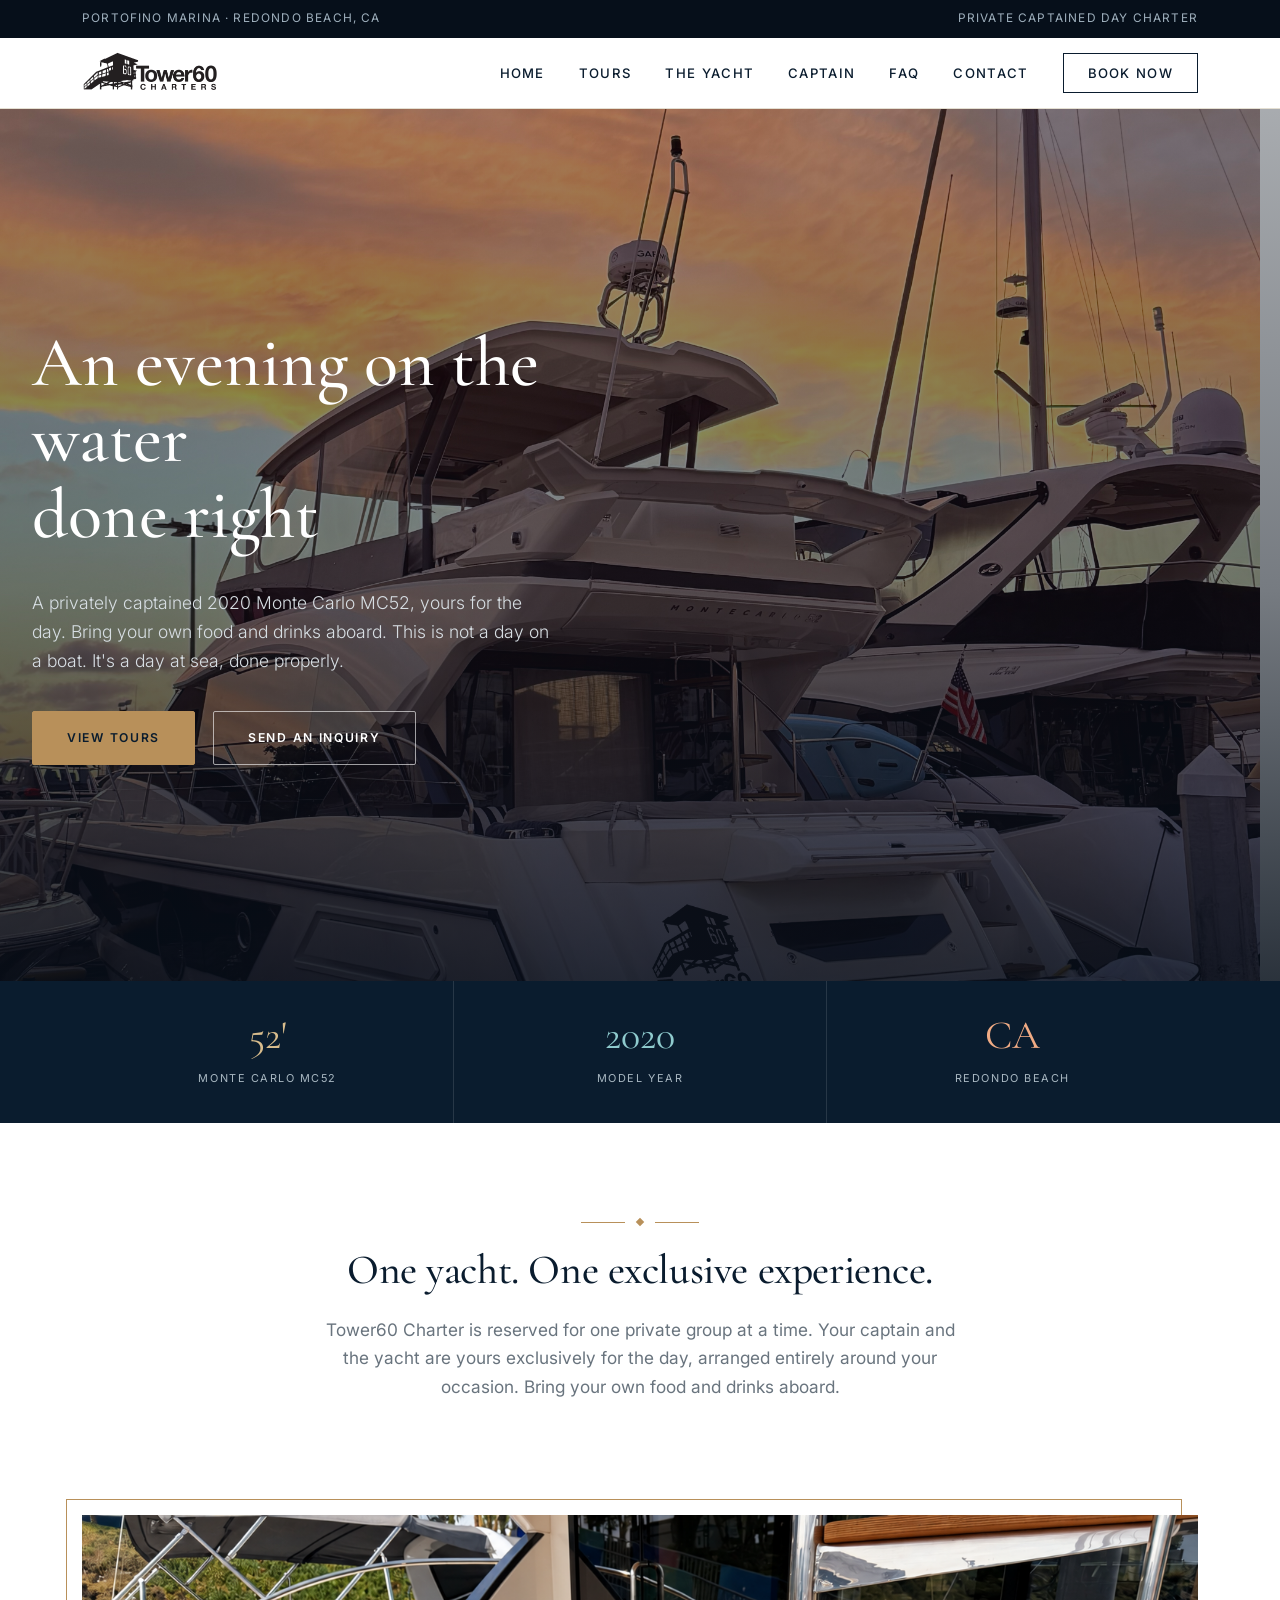
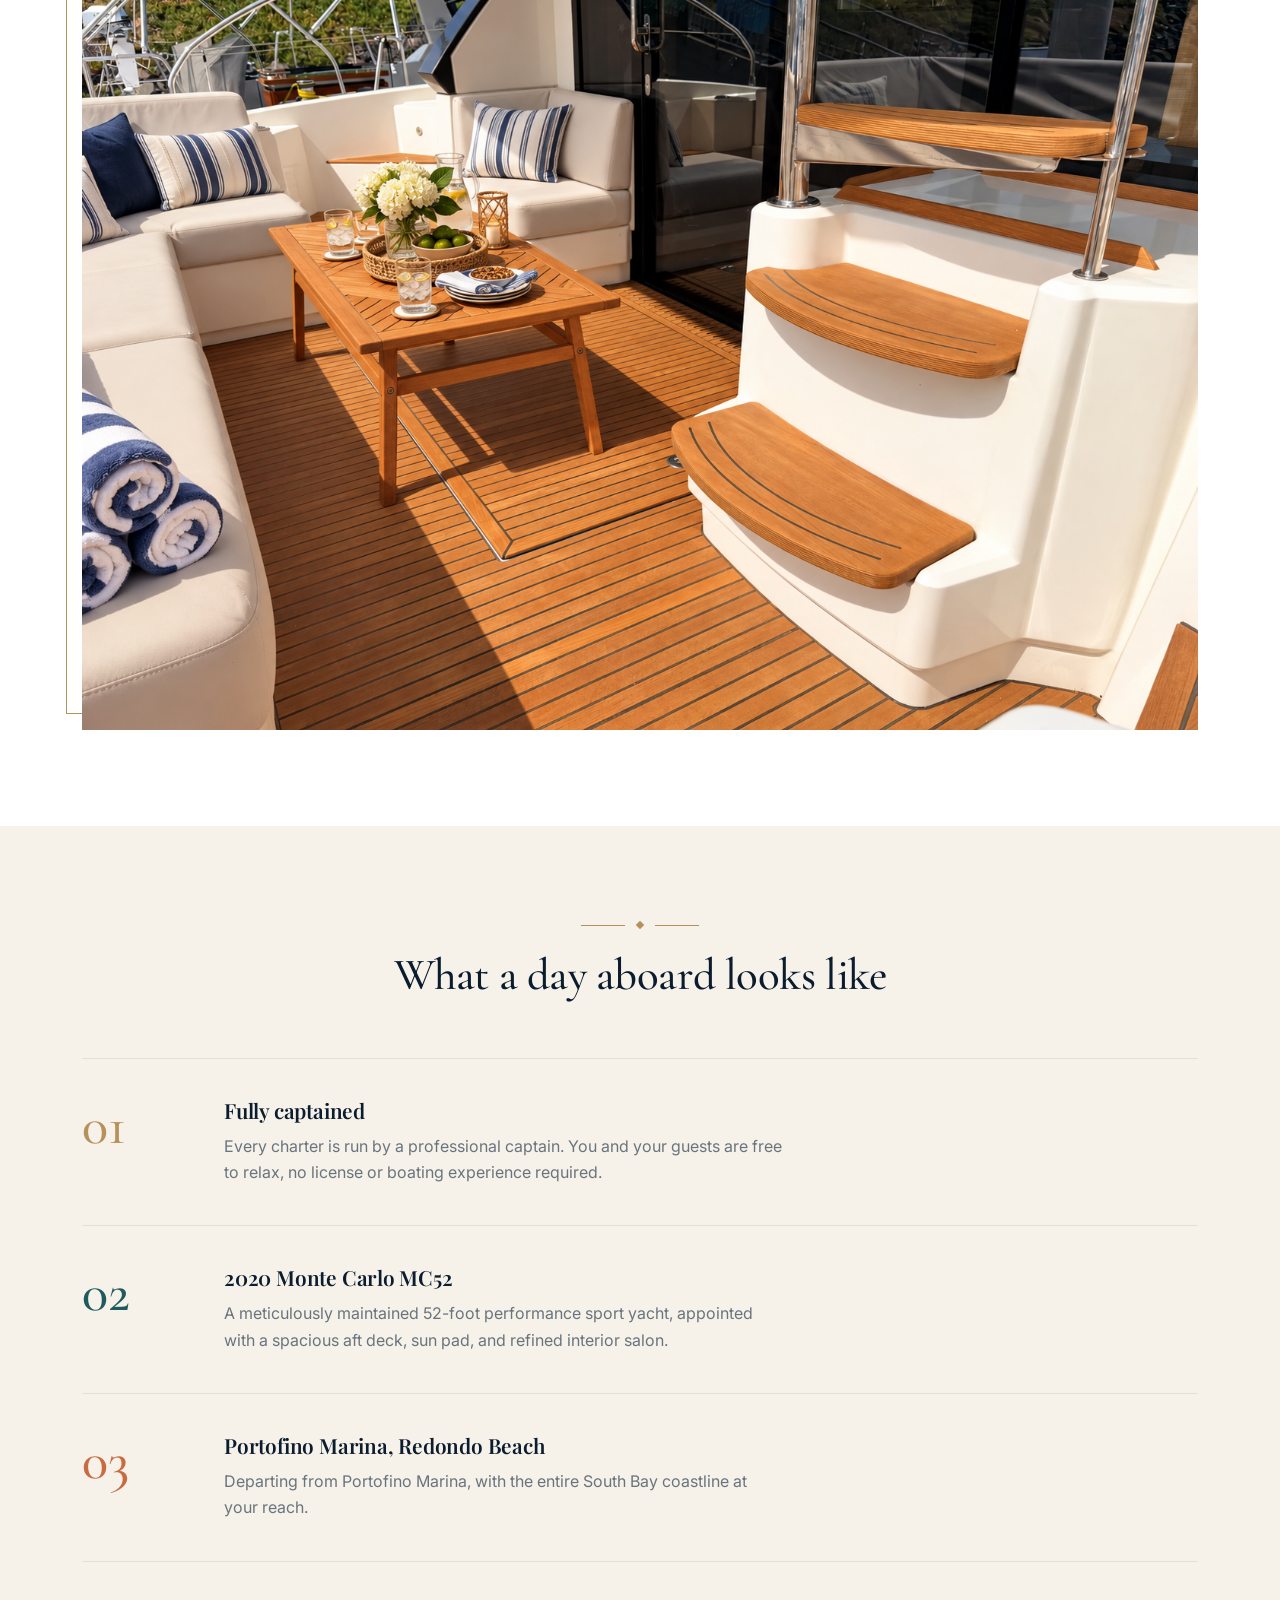
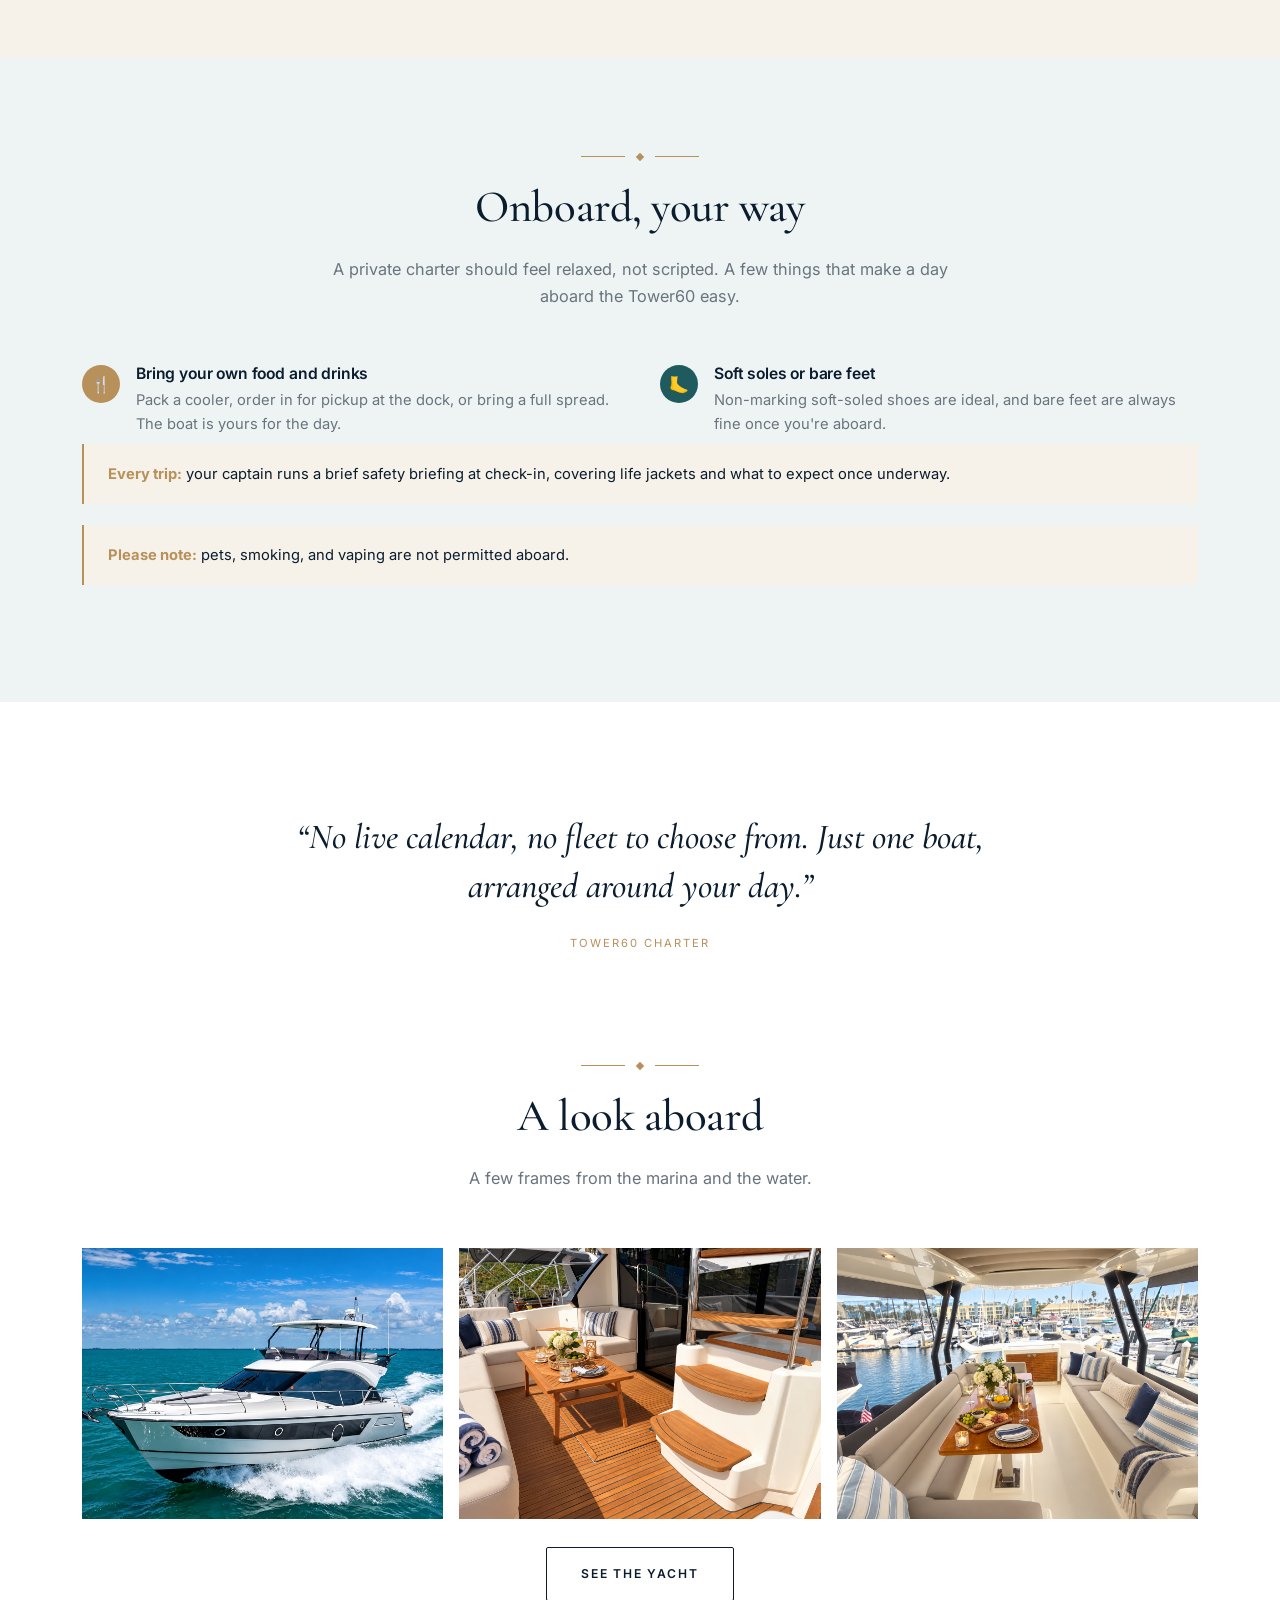
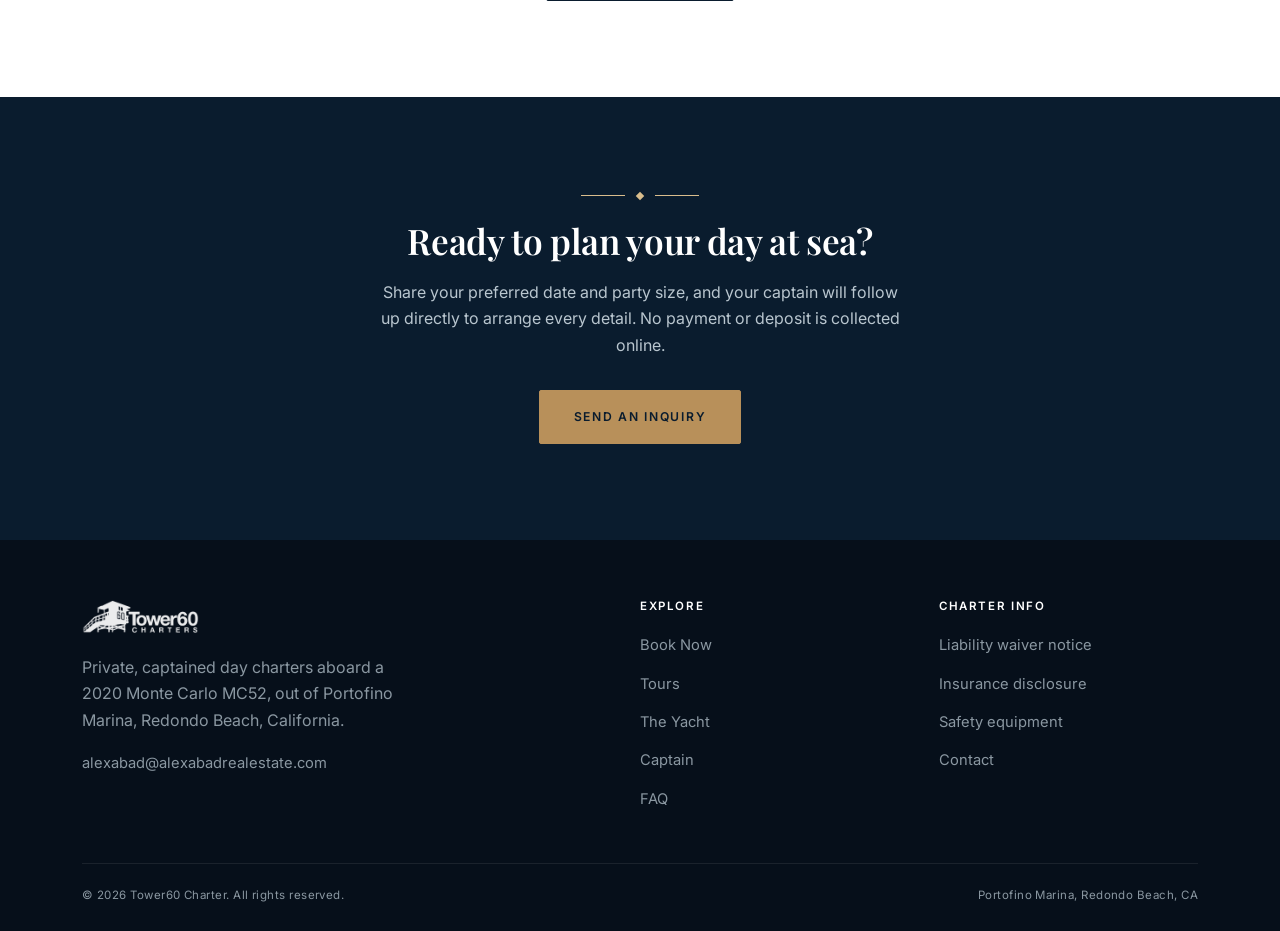
<file: index.html>
<!DOCTYPE html>
<html lang="en">
<head>
<meta charset="UTF-8">
<meta name="viewport" content="width=device-width, initial-scale=1.0">
<title>Tower60 Charter | Private Yacht Day Charter, Portofino Marina</title>
<meta name="description" content="Private, captained day charters aboard a 2020 52-foot Monte Carlo MC52, departing from Portofino Marina, Redondo Beach, California.">
<link rel="preconnect" href="https://fonts.googleapis.com">
<link href="https://fonts.googleapis.com/css2?family=Cormorant+Garamond:ital,wght@0,500;0,600;1,500&family=Playfair+Display:wght@600;700&family=Inter:wght@300;400;500;600;700&display=swap" rel="stylesheet">
<link rel="stylesheet" href="css/styles.css">
</head>
<body>

<div class="utility-bar">
  <div class="container">
    <span>Portofino Marina &middot; Redondo Beach, CA</span>
    <span class="util-right">Private Captained Day Charter</span>
  </div>
</div>

<header class="site-header">
  <div class="nav-wrap">
    <a class="brand" href="index.html">
      <img src="images/logo.png" alt="Tower60 Charter logo">
    </a>
    <button class="nav-toggle" aria-label="Toggle menu" aria-expanded="false">&#9776;</button>
    <ul class="nav-links">
      <li><a href="index.html">Home</a></li>
      <li><a href="tours.html">Tours</a></li>
      <li><a href="about.html">The Yacht</a></li>
      <li><a href="captain.html">Captain</a></li>
      <li><a href="faq.html">FAQ</a></li>
      <li><a href="contact.html">Contact</a></li>
      <li><a href="booking.html" class="nav-cta">Book Now</a></li>
    </ul>
  </div>
</header>

<section class="hero">
  <img class="hero-bg" src="images/hero-sunset.jpg" alt="The Tower60 at Portofino Marina at sunset">
  <div class="hero-content">
    <h1>An evening on the water<br>done right</h1>
    <p>A privately captained 2020 Monte Carlo MC52, yours for the day. Bring your own food and drinks aboard. This is not a day on a boat. It's a day at sea, done properly.</p>
    <div class="btn-row" style="margin-top:36px;">
      <a href="tours.html" class="btn btn-primary">View Tours</a>
      <a href="contact.html" class="btn btn-outline">Send an Inquiry</a>
    </div>
  </div>
</section>

<div class="stats-strip">
  <div class="container">
    <div class="stats-row">
      <div class="stat"><span class="num">52'</span><span class="label">Monte Carlo MC52</span></div>
      <div class="stat"><span class="num">2020</span><span class="label">Model Year</span></div>
      <div class="stat"><span class="num">CA</span><span class="label">Redondo Beach</span></div>
    </div>
  </div>
</div>

<section>
  <div class="container reveal" style="max-width:720px;text-align:center;">
    <div class="ornament"><span></span><i></i><span></span></div>
    <h2 class="display" style="font-size:2.6rem;">One yacht. One exclusive experience.</h2>
    <p style="color:var(--muted);font-size:1.08rem;">Tower60 Charter is reserved for one private group at a time. Your captain and the yacht are yours exclusively for the day, arranged entirely around your occasion. Bring your own food and drinks aboard.</p>
  </div>
</section>

<section style="padding-top:0;">
  <div class="container">
    <div class="media-frame reveal">
      <img src="images/salon-interior.png" alt="Aboard the Tower60 at Portofino Marina">
    </div>
  </div>
</section>

<section class="section-alt">
  <div class="container">
    <div class="section-head reveal">
      <div class="ornament"><span></span><i></i><span></span></div>
      <h2>What a day aboard looks like</h2>
    </div>
    <div class="feature-rows reveal">
      <div class="feature-row">
        <span class="feature-num">01</span>
        <div>
          <h3>Fully captained</h3>
          <p>Every charter is run by a professional captain. You and your guests are free to relax, no license or boating experience required.</p>
        </div>
      </div>
      <div class="feature-row">
        <span class="feature-num">02</span>
        <div>
          <h3>2020 Monte Carlo MC52</h3>
          <p>A meticulously maintained 52-foot performance sport yacht, appointed with a spacious aft deck, sun pad, and refined interior salon.</p>
        </div>
      </div>
      <div class="feature-row">
        <span class="feature-num">03</span>
        <div>
          <h3>Portofino Marina, Redondo Beach</h3>
          <p>Departing from Portofino Marina, with the entire South Bay coastline at your reach.</p>
        </div>
      </div>
    </div>
  </div>
</section>

<section class="section-tint">
  <div class="container">
    <div class="section-head reveal">
      <div class="ornament"><span></span><i></i><span></span></div>
      <h2>Onboard, your way</h2>
      <p>A private charter should feel relaxed, not scripted. A few things that make a day aboard the Tower60 easy.</p>
    </div>
    <div class="check-grid reveal">
      <div class="check-item">
        <span class="check-icon">&#127860;</span>
        <div>
          <h4>Bring your own food and drinks</h4>
          <p>Pack a cooler, order in for pickup at the dock, or bring a full spread. The boat is yours for the day.</p>
        </div>
      </div>
      <div class="check-item">
        <span class="check-icon">&#129462;</span>
        <div>
          <h4>Soft soles or bare feet</h4>
          <p>Non-marking soft-soled shoes are ideal, and bare feet are always fine once you're aboard.</p>
        </div>
      </div>
    </div>
    <div class="notice reveal" style="margin-top:8px;">
      <strong>Every trip:</strong> your captain runs a brief safety briefing at check-in, covering life jackets and what to expect once underway.
    </div>
    <div class="notice reveal" style="margin-top:8px;">
      <strong>Please note:</strong> pets, smoking, and vaping are not permitted aboard.
    </div>
  </div>
</section>

<section class="statement">
  <div class="container reveal">
    <blockquote>&ldquo;No live calendar, no fleet to choose from. Just one boat, arranged around your day.&rdquo;</blockquote>
    <cite>Tower60 Charter</cite>
  </div>
</section>

<section style="padding-top:0;">
  <div class="container">
    <div class="section-head reveal">
      <div class="ornament"><span></span><i></i><span></span></div>
      <h2>A look aboard</h2>
      <p>A few frames from the marina and the water.</p>
    </div>
    <div class="photo-row reveal">
      <div><img src="images/yacht-running.png" alt="The Tower60 underway on open water"></div>
      <div><img src="images/salon-interior.png" alt="Aft deck seating aboard the Tower60 with marina view"></div>
      <div><img src="images/aft-deck-lounge.png" alt="Deck and stair detail aboard the Tower60"></div>
    </div>
    <div style="text-align:center;margin-top:28px;">
      <a href="about.html" class="btn btn-outline-navy">See The Yacht</a>
    </div>
  </div>
</section>

<section class="section-navy">
  <div class="container reveal" style="text-align:center;">
    <div class="ornament"><span style="background:var(--gold-light);"></span><i style="background:var(--gold-light);"></i><span style="background:var(--gold-light);"></span></div>
    <h2>Ready to plan your day at sea?</h2>
    <p style="max-width:520px;margin:0 auto 32px;color:#b9c6cf;">Share your preferred date and party size, and your captain will follow up directly to arrange every detail. No payment or deposit is collected online.</p>
    <a href="contact.html" class="btn btn-primary">Send an Inquiry</a>
  </div>
</section>

<footer class="site-footer">
  <div class="container">
    <div class="footer-grid">
      <div>
        <div class="footer-brand">
          <img src="images/logo.png" alt="Tower60 Charter logo">
        </div>
        <p style="max-width:320px;">Private, captained day charters aboard a 2020 Monte Carlo MC52, out of Portofino Marina, Redondo Beach, California.</p>
        <p style="margin-top:14px;"><a href="mailto:alexabad@alexabadrealestate.com">alexabad@alexabadrealestate.com</a></p>
      </div>
      <div>
        <h4>Explore</h4>
        <ul>
          <li><a href="booking.html">Book Now</a></li>
          <li><a href="tours.html">Tours</a></li>
          <li><a href="about.html">The Yacht</a></li>
          <li><a href="captain.html">Captain</a></li>
          <li><a href="faq.html">FAQ</a></li>
        </ul>
      </div>
      <div>
        <h4>Charter Info</h4>
        <ul>
          <li><a href="faq.html#waiver">Liability waiver notice</a></li>
          <li><a href="faq.html#insurance">Insurance disclosure</a></li>
          <li><a href="faq.html#safety">Safety equipment</a></li>
          <li><a href="contact.html">Contact</a></li>
        </ul>
      </div>
    </div>
    <div class="footer-bottom">
      <span>&copy; 2026 Tower60 Charter. All rights reserved.</span>
      <span>Portofino Marina, Redondo Beach, CA</span>
    </div>
  </div>
</footer>

<script src="js/main.js"></script>
</body>
</html>
</file>
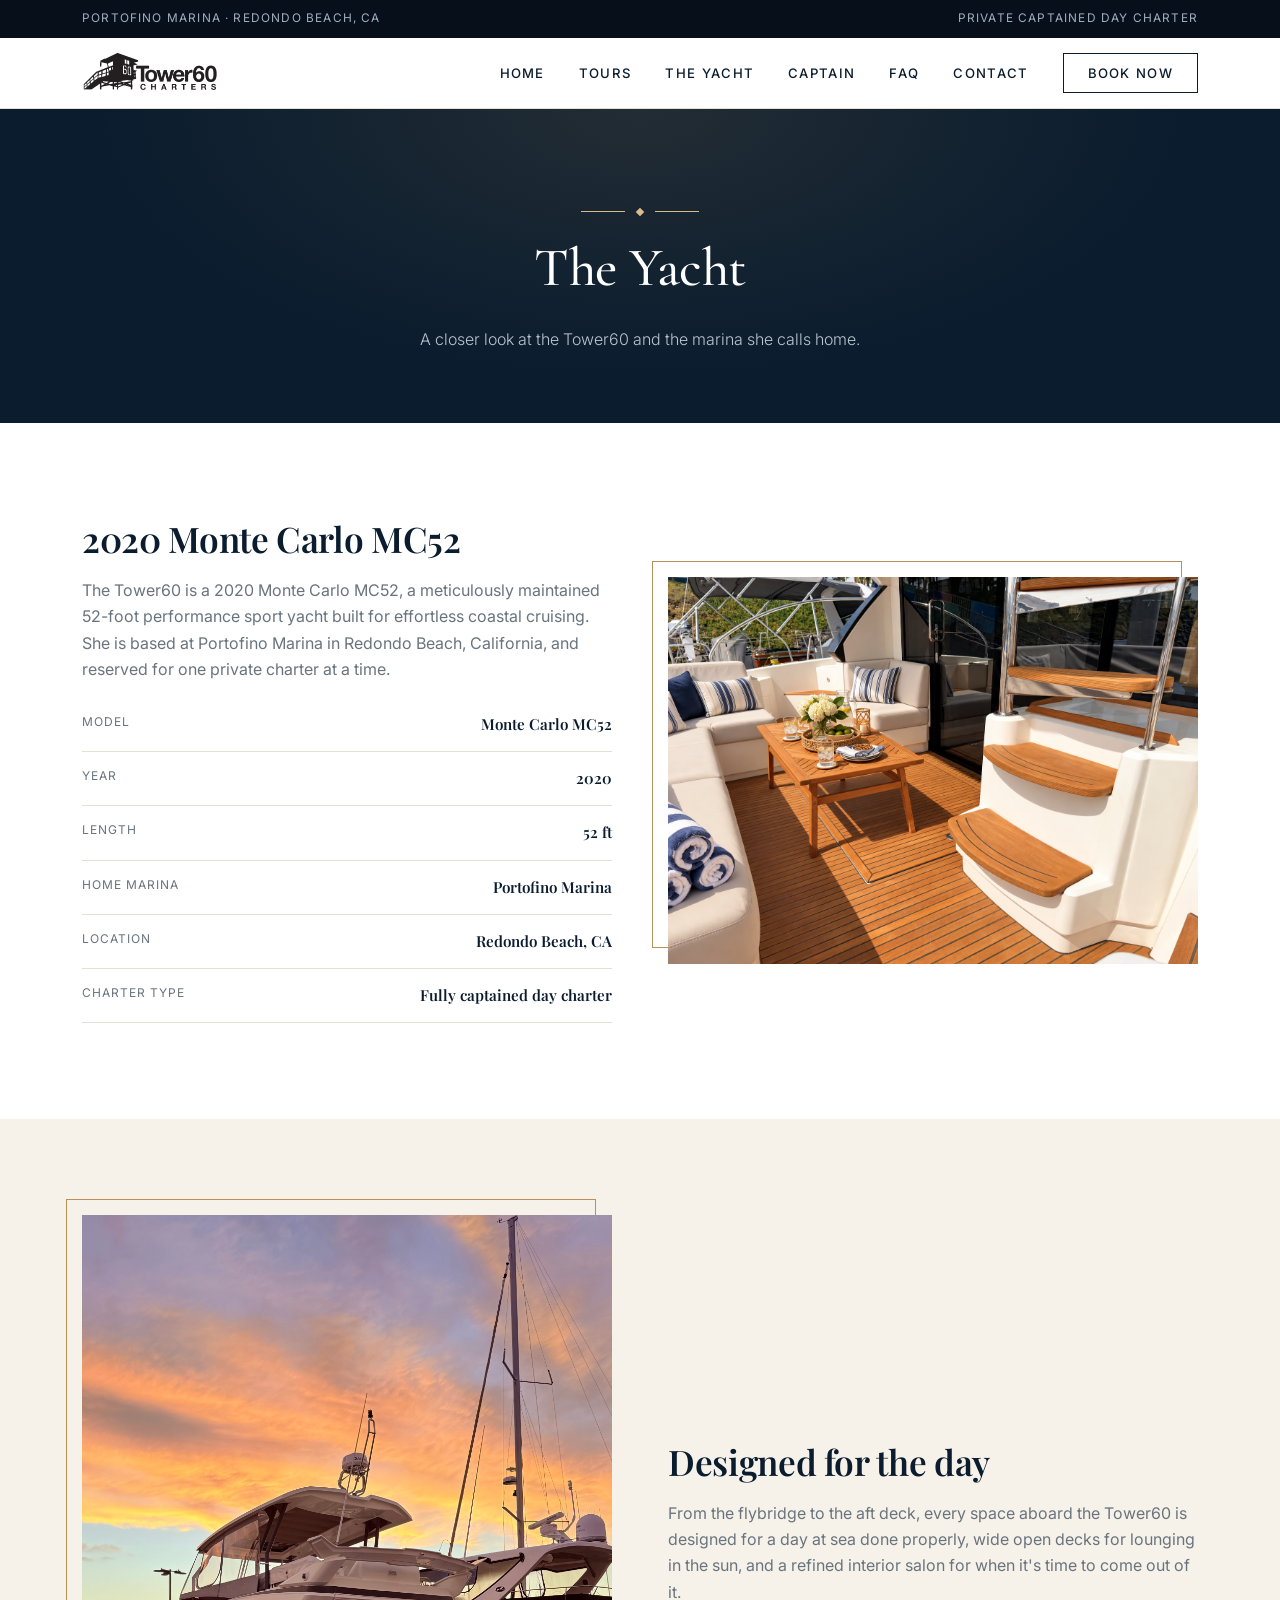
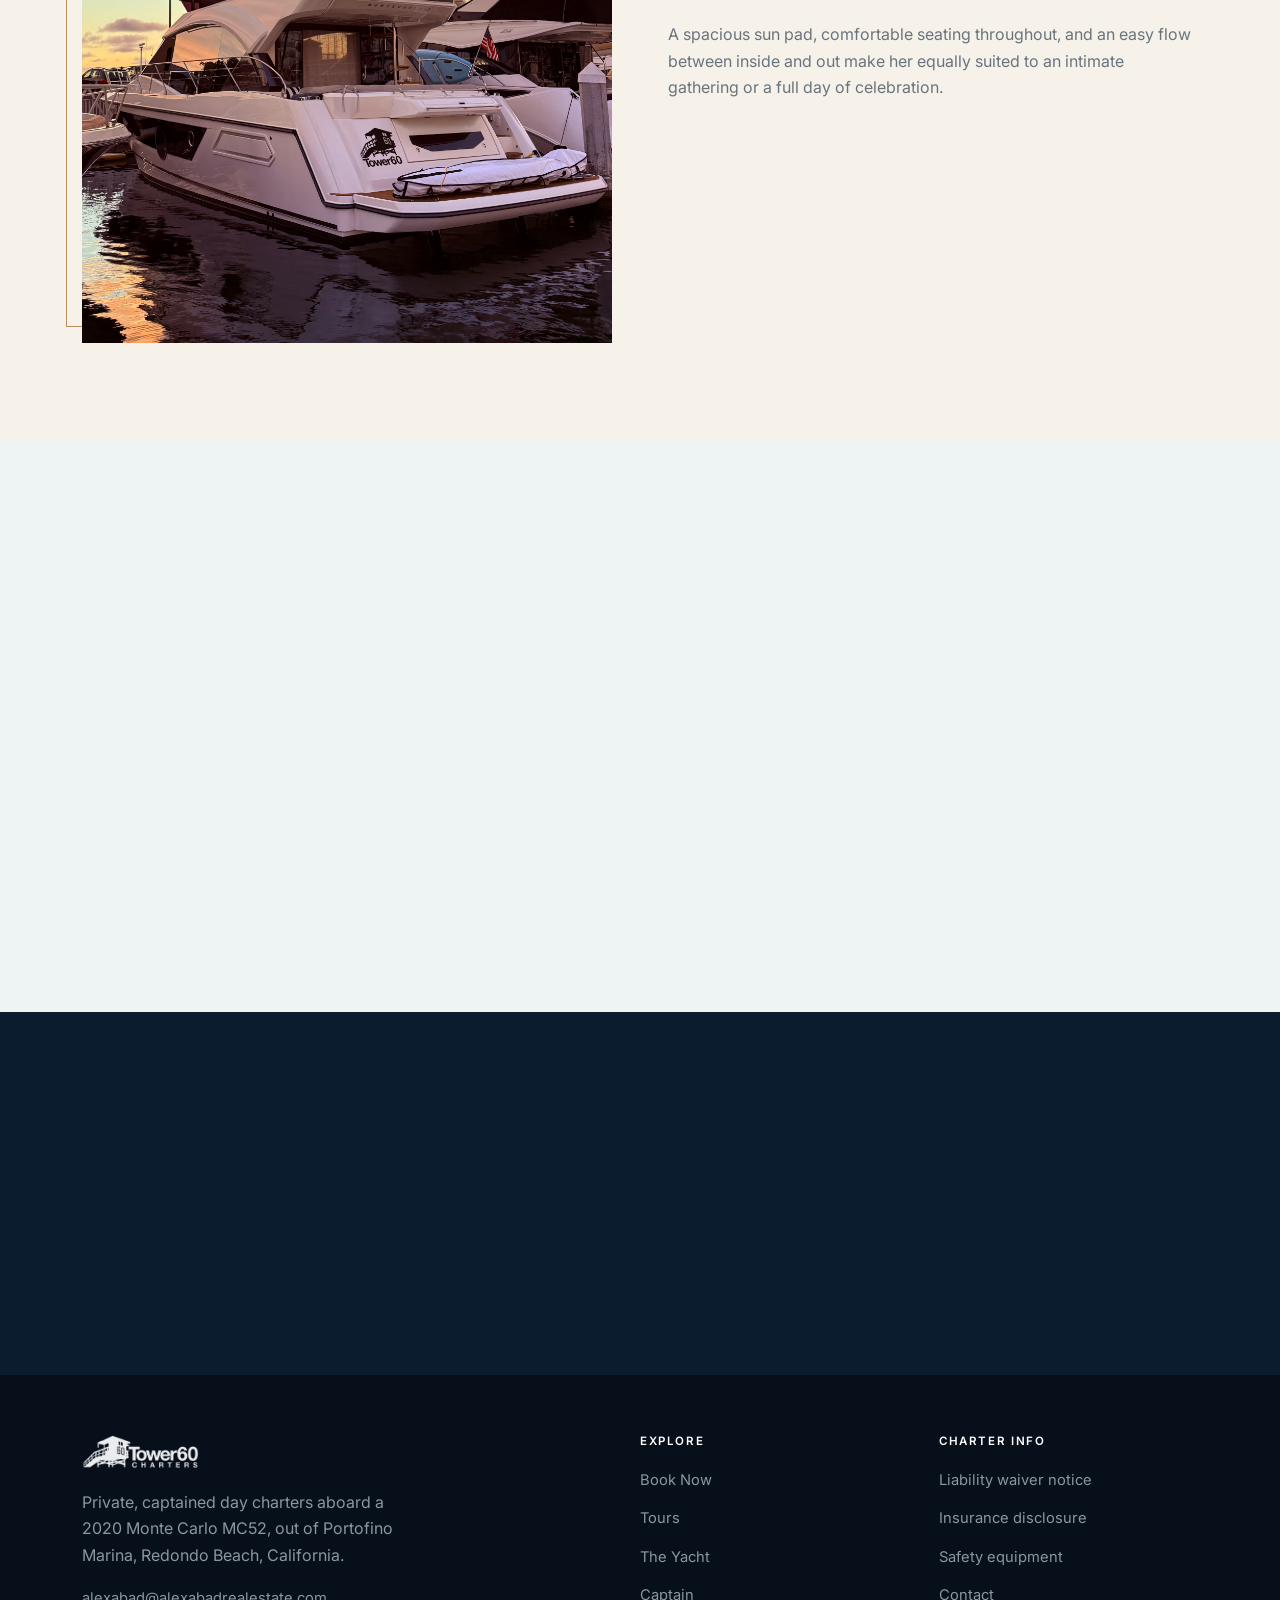
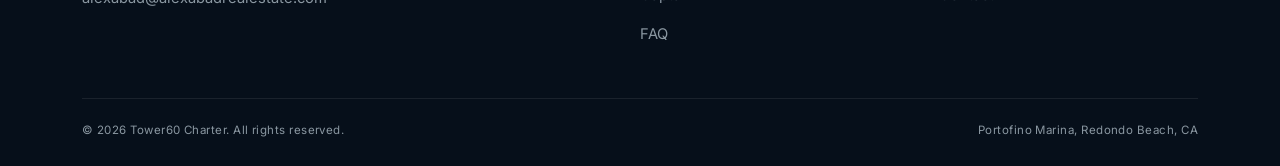
<file: about.html>
<!DOCTYPE html>
<html lang="en">
<head>
<meta charset="UTF-8">
<meta name="viewport" content="width=device-width, initial-scale=1.0">
<title>The Yacht | Tower60 Charter</title>
<meta name="description" content="The Tower60, a 2020 Monte Carlo MC52 reserved for one exclusive charter at a time, based at Portofino Marina, Redondo Beach, California.">
<link rel="preconnect" href="https://fonts.googleapis.com">
<link href="https://fonts.googleapis.com/css2?family=Cormorant+Garamond:ital,wght@0,500;0,600;1,500&family=Playfair+Display:wght@600;700&family=Inter:wght@300;400;500;600;700&display=swap" rel="stylesheet">
<link rel="stylesheet" href="css/styles.css">
</head>
<body>

<div class="utility-bar">
  <div class="container">
    <span>Portofino Marina &middot; Redondo Beach, CA</span>
    <span class="util-right">Private Captained Day Charter</span>
  </div>
</div>

<header class="site-header">
  <div class="nav-wrap">
    <a class="brand" href="index.html">
      <img src="images/logo.png" alt="Tower60 Charter logo">
    </a>
    <button class="nav-toggle" aria-label="Toggle menu" aria-expanded="false">&#9776;</button>
    <ul class="nav-links">
      <li><a href="index.html">Home</a></li>
      <li><a href="tours.html">Tours</a></li>
      <li><a href="about.html">The Yacht</a></li>
      <li><a href="captain.html">Captain</a></li>
      <li><a href="faq.html">FAQ</a></li>
      <li><a href="contact.html">Contact</a></li>
      <li><a href="booking.html" class="nav-cta">Book Now</a></li>
    </ul>
  </div>
</header>

<section class="page-banner">
  <div class="ornament"><span style="background:var(--gold-light);"></span><i style="background:var(--gold-light);"></i><span style="background:var(--gold-light);"></span></div>
  <h1>The Yacht</h1>
  <p>A closer look at the Tower60 and the marina she calls home.</p>
</section>

<section>
  <div class="container grid-2">
    <div class="reveal">
      <h2>2020 Monte Carlo MC52</h2>
      <p style="color:var(--muted);">The Tower60 is a 2020 Monte Carlo MC52, a meticulously maintained 52-foot performance sport yacht built for effortless coastal cruising. She is based at Portofino Marina in Redondo Beach, California, and reserved for one private charter at a time.</p>
      <ul class="specs-list">
        <li><span>Model</span><span>Monte Carlo MC52</span></li>
        <li><span>Year</span><span>2020</span></li>
        <li><span>Length</span><span>52 ft</span></li>
        <li><span>Home marina</span><span>Portofino Marina</span></li>
        <li><span>Location</span><span>Redondo Beach, CA</span></li>
        <li><span>Charter type</span><span>Fully captained day charter</span></li>
      </ul>
    </div>
    <div class="media-frame reveal">
      <img src="images/salon-interior.png" alt="Aft deck aboard the Tower60 with marina view">
    </div>
  </div>
</section>

<section class="section-alt">
  <div class="container grid-2">
    <div class="media-frame reveal">
      <img src="images/hero-sunset.jpg" alt="The Tower60 at Portofino Marina">
    </div>
    <div class="reveal">
      <h2>Designed for the day</h2>
      <p style="color:var(--muted);">From the flybridge to the aft deck, every space aboard the Tower60 is designed for a day at sea done properly, wide open decks for lounging in the sun, and a refined interior salon for when it's time to come out of it.</p>
      <p style="color:var(--muted);">A spacious sun pad, comfortable seating throughout, and an easy flow between inside and out make her equally suited to an intimate gathering or a full day of celebration.</p>
    </div>
  </div>
</section>

<section class="section-tint">
  <div class="container">
    <div class="section-head reveal">
      <div class="ornament"><span></span><i></i><span></span></div>
      <h2>Why this yacht</h2>
      <p>Tower60 Charter isn't a fleet or a brokerage. It's one meticulously kept yacht, reserved exclusively for you.</p>
    </div>
    <div class="check-grid reveal">
      <div class="check-item">
        <span class="check-icon">&#9875;</span>
        <div>
          <h4>Exclusively yours</h4>
          <p>No other guests, no shared charter. The yacht and captain are reserved entirely for your group.</p>
        </div>
      </div>
      <div class="check-item">
        <span class="check-icon">&#128273;</span>
        <div>
          <h4>Known condition</h4>
          <p>A single, meticulously maintained 2020 MC52, not a mixed fleet of varying age and upkeep.</p>
        </div>
      </div>
      <div class="check-item">
        <span class="check-icon">&#128198;</span>
        <div>
          <h4>Real availability</h4>
          <p>No overbooked calendar. If a date is offered, the yacht and captain are actually free.</p>
        </div>
      </div>
      <div class="check-item">
        <span class="check-icon">&#127760;</span>
        <div>
          <h4>Local knowledge</h4>
          <p>Years of experience on this stretch of coast mean better calls on timing, anchorages, and weather.</p>
        </div>
      </div>
    </div>
  </div>
</section>

<section class="section-navy">
  <div class="container reveal" style="text-align:center;">
    <h2>Want to see her in person?</h2>
    <p style="max-width:520px;margin:0 auto 32px;color:#b9c6cf;">Send an inquiry and we will find a day that works.</p>
    <a href="contact.html" class="btn btn-primary">Send an Inquiry</a>
  </div>
</section>

<footer class="site-footer">
  <div class="container">
    <div class="footer-grid">
      <div>
        <div class="footer-brand">
          <img src="images/logo.png" alt="Tower60 Charter logo">
        </div>
        <p style="max-width:320px;">Private, captained day charters aboard a 2020 Monte Carlo MC52, out of Portofino Marina, Redondo Beach, California.</p>
        <p style="margin-top:14px;"><a href="mailto:alexabad@alexabadrealestate.com">alexabad@alexabadrealestate.com</a></p>
      </div>
      <div>
        <h4>Explore</h4>
        <ul>
          <li><a href="booking.html">Book Now</a></li>
          <li><a href="tours.html">Tours</a></li>
          <li><a href="about.html">The Yacht</a></li>
          <li><a href="captain.html">Captain</a></li>
          <li><a href="faq.html">FAQ</a></li>
        </ul>
      </div>
      <div>
        <h4>Charter Info</h4>
        <ul>
          <li><a href="faq.html#waiver">Liability waiver notice</a></li>
          <li><a href="faq.html#insurance">Insurance disclosure</a></li>
          <li><a href="faq.html#safety">Safety equipment</a></li>
          <li><a href="contact.html">Contact</a></li>
        </ul>
      </div>
    </div>
    <div class="footer-bottom">
      <span>&copy; 2026 Tower60 Charter. All rights reserved.</span>
      <span>Portofino Marina, Redondo Beach, CA</span>
    </div>
  </div>
</footer>

<script src="js/main.js"></script>
</body>
</html>
</file>
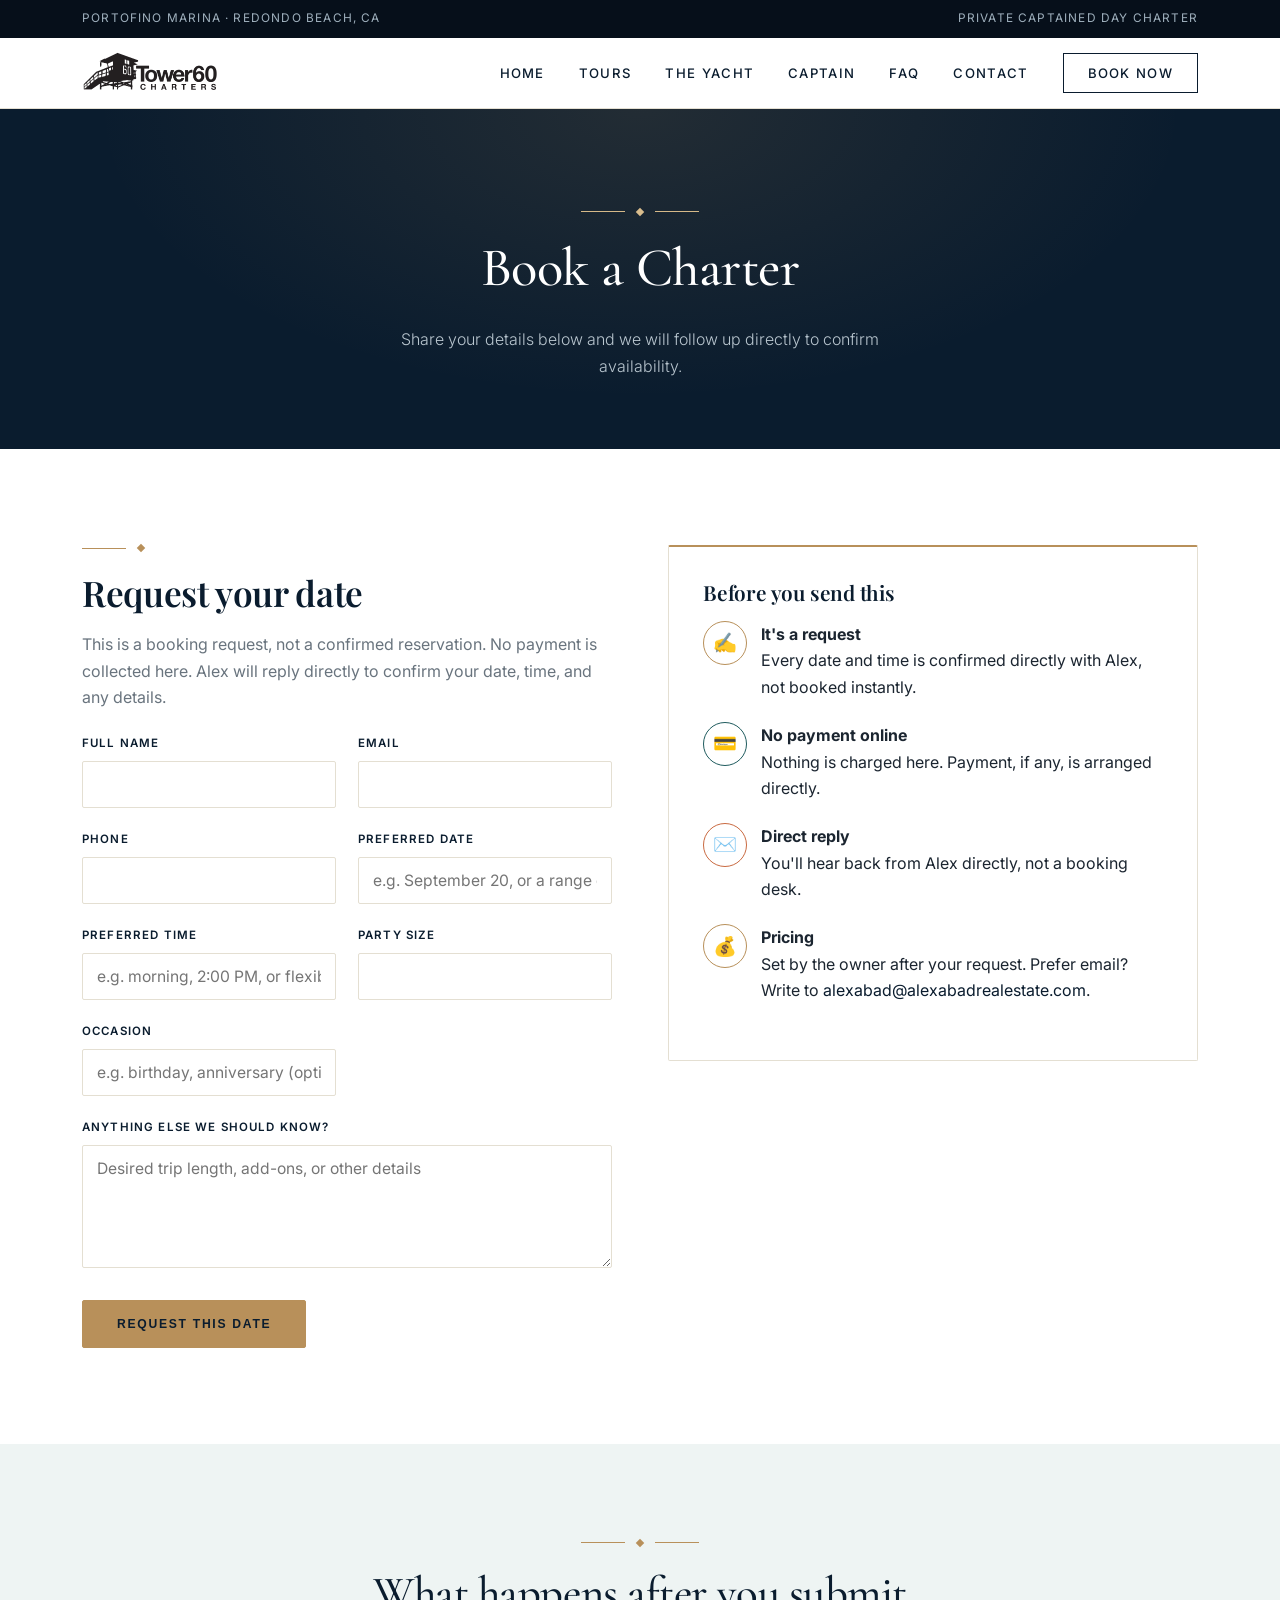
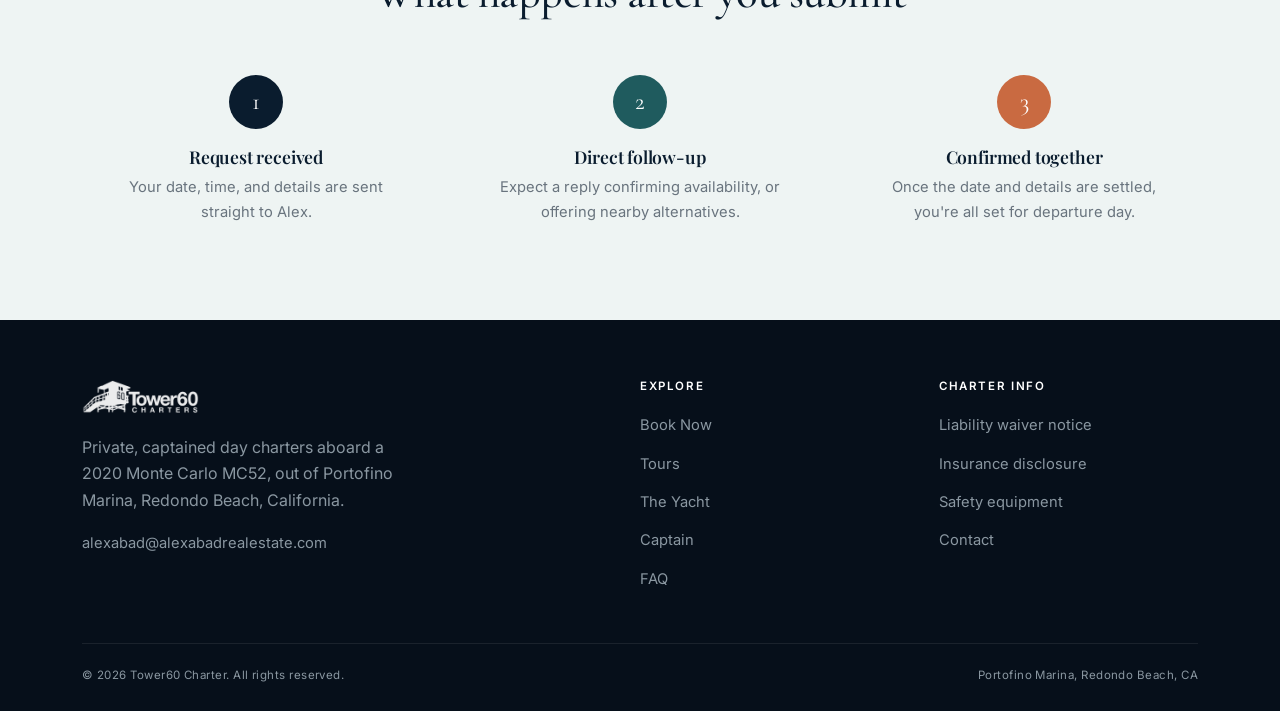
<file: booking.html>
<!DOCTYPE html>
<html lang="en">
<head>
<meta charset="UTF-8">
<meta name="viewport" content="width=device-width, initial-scale=1.0">
<title>Book a Charter | Tower60 Charter</title>
<meta name="description" content="Request a private, captained day charter aboard the Tower60, a 2020 Monte Carlo MC52 out of Portofino Marina, Redondo Beach, California.">
<link rel="preconnect" href="https://fonts.googleapis.com">
<link href="https://fonts.googleapis.com/css2?family=Cormorant+Garamond:ital,wght@0,500;0,600;1,500&family=Playfair+Display:wght@600;700&family=Inter:wght@300;400;500;600;700&display=swap" rel="stylesheet">
<link rel="stylesheet" href="css/styles.css">
</head>
<body>

<div class="utility-bar">
  <div class="container">
    <span>Portofino Marina &middot; Redondo Beach, CA</span>
    <span class="util-right">Private Captained Day Charter</span>
  </div>
</div>

<header class="site-header">
  <div class="nav-wrap">
    <a class="brand" href="index.html">
      <img src="images/logo.png" alt="Tower60 Charter logo">
    </a>
    <button class="nav-toggle" aria-label="Toggle menu" aria-expanded="false">&#9776;</button>
    <ul class="nav-links">
      <li><a href="index.html">Home</a></li>
      <li><a href="tours.html">Tours</a></li>
      <li><a href="about.html">The Yacht</a></li>
      <li><a href="captain.html">Captain</a></li>
      <li><a href="faq.html">FAQ</a></li>
      <li><a href="contact.html">Contact</a></li>
      <li><a href="booking.html" class="nav-cta">Book Now</a></li>
    </ul>
  </div>
</header>

<section class="page-banner">
  <div class="ornament"><span style="background:var(--gold-light);"></span><i style="background:var(--gold-light);"></i><span style="background:var(--gold-light);"></span></div>
  <h1>Book a Charter</h1>
  <p>Share your details below and we will follow up directly to confirm availability.</p>
</section>

<section>
  <div class="container grid-2" style="align-items:start;">
    <div class="reveal">
      <div class="ornament left"><span></span><i></i></div>
      <h2>Request your date</h2>
      <p style="margin-bottom:24px;color:var(--muted);">This is a booking request, not a confirmed reservation. No payment is collected here. Alex will reply directly to confirm your date, time, and any details.</p>

      <div id="form-success" class="form-success">
        <h3 style="margin-bottom:8px;">Thank you</h3>
        <p style="margin:0;">Your email client should have opened with your booking request pre-filled. Please review it and hit send to complete your request.</p>
      </div>

      <form id="inquiry-form">
        <div class="form-grid">
          <div>
            <label for="full-name">Full name</label>
            <input type="text" id="full-name" name="full-name" required>
          </div>
          <div>
            <label for="email">Email</label>
            <input type="email" id="email" name="email" required>
          </div>
          <div>
            <label for="phone">Phone</label>
            <input type="tel" id="phone" name="phone" required>
          </div>
          <div>
            <label for="date">Preferred date</label>
            <input type="text" id="date" name="date" placeholder="e.g. September 20, or a range of dates" required>
          </div>
          <div>
            <label for="time">Preferred time</label>
            <input type="text" id="time" name="time" placeholder="e.g. morning, 2:00 PM, or flexible">
          </div>
          <div>
            <label for="party-size">Party size</label>
            <input type="number" id="party-size" name="party-size" min="1">
          </div>
          <div>
            <label for="occasion">Occasion</label>
            <input type="text" id="occasion" name="occasion" placeholder="e.g. birthday, anniversary (optional)">
          </div>
          <div class="full">
            <label for="message">Anything else we should know?</label>
            <textarea id="message" name="message" rows="5" placeholder="Desired trip length, add-ons, or other details"></textarea>
          </div>
        </div>
        <div style="margin-top:24px;">
          <button type="submit" class="btn btn-primary">Request This Date</button>
        </div>
      </form>
    </div>

    <div class="reveal">
      <div class="card">
        <h3>Before you send this</h3>
        <ul class="contact-info-list" style="margin-top:16px;">
          <li>
            <span class="icon-badge">&#9997;&#65039;</span>
            <span><strong>It's a request</strong><br>Every date and time is confirmed directly with Alex, not booked instantly.</span>
          </li>
          <li>
            <span class="icon-badge">&#128179;</span>
            <span><strong>No payment online</strong><br>Nothing is charged here. Payment, if any, is arranged directly.</span>
          </li>
          <li>
            <span class="icon-badge">&#9993;&#65039;</span>
            <span><strong>Direct reply</strong><br>You'll hear back from Alex directly, not a booking desk.</span>
          </li>
          <li>
            <span class="icon-badge">&#128176;</span>
            <span><strong>Pricing</strong><br>Set by the owner after your request. Prefer email? Write to <a href="mailto:alexabad@alexabadrealestate.com">alexabad@alexabadrealestate.com</a>.</span>
          </li>
        </ul>
      </div>
    </div>
  </div>
</section>

<section class="section-tint">
  <div class="container">
    <div class="section-head reveal">
      <div class="ornament"><span></span><i></i><span></span></div>
      <h2>What happens after you submit</h2>
    </div>
    <div class="steps-row reveal">
      <div class="step">
        <div class="step-num">1</div>
        <h3>Request received</h3>
        <p>Your date, time, and details are sent straight to Alex.</p>
      </div>
      <div class="step">
        <div class="step-num">2</div>
        <h3>Direct follow-up</h3>
        <p>Expect a reply confirming availability, or offering nearby alternatives.</p>
      </div>
      <div class="step">
        <div class="step-num">3</div>
        <h3>Confirmed together</h3>
        <p>Once the date and details are settled, you're all set for departure day.</p>
      </div>
    </div>
  </div>
</section>

<footer class="site-footer">
  <div class="container">
    <div class="footer-grid">
      <div>
        <div class="footer-brand">
          <img src="images/logo.png" alt="Tower60 Charter logo">
        </div>
        <p style="max-width:320px;">Private, captained day charters aboard a 2020 Monte Carlo MC52, out of Portofino Marina, Redondo Beach, California.</p>
        <p style="margin-top:14px;"><a href="mailto:alexabad@alexabadrealestate.com">alexabad@alexabadrealestate.com</a></p>
      </div>
      <div>
        <h4>Explore</h4>
        <ul>
          <li><a href="booking.html">Book Now</a></li>
          <li><a href="tours.html">Tours</a></li>
          <li><a href="about.html">The Yacht</a></li>
          <li><a href="captain.html">Captain</a></li>
          <li><a href="faq.html">FAQ</a></li>
        </ul>
      </div>
      <div>
        <h4>Charter Info</h4>
        <ul>
          <li><a href="faq.html#waiver">Liability waiver notice</a></li>
          <li><a href="faq.html#insurance">Insurance disclosure</a></li>
          <li><a href="faq.html#safety">Safety equipment</a></li>
          <li><a href="contact.html">Contact</a></li>
        </ul>
      </div>
    </div>
    <div class="footer-bottom">
      <span>&copy; 2026 Tower60 Charter. All rights reserved.</span>
      <span>Portofino Marina, Redondo Beach, CA</span>
    </div>
  </div>
</footer>

<script src="js/main.js"></script>
</body>
</html>
</file>
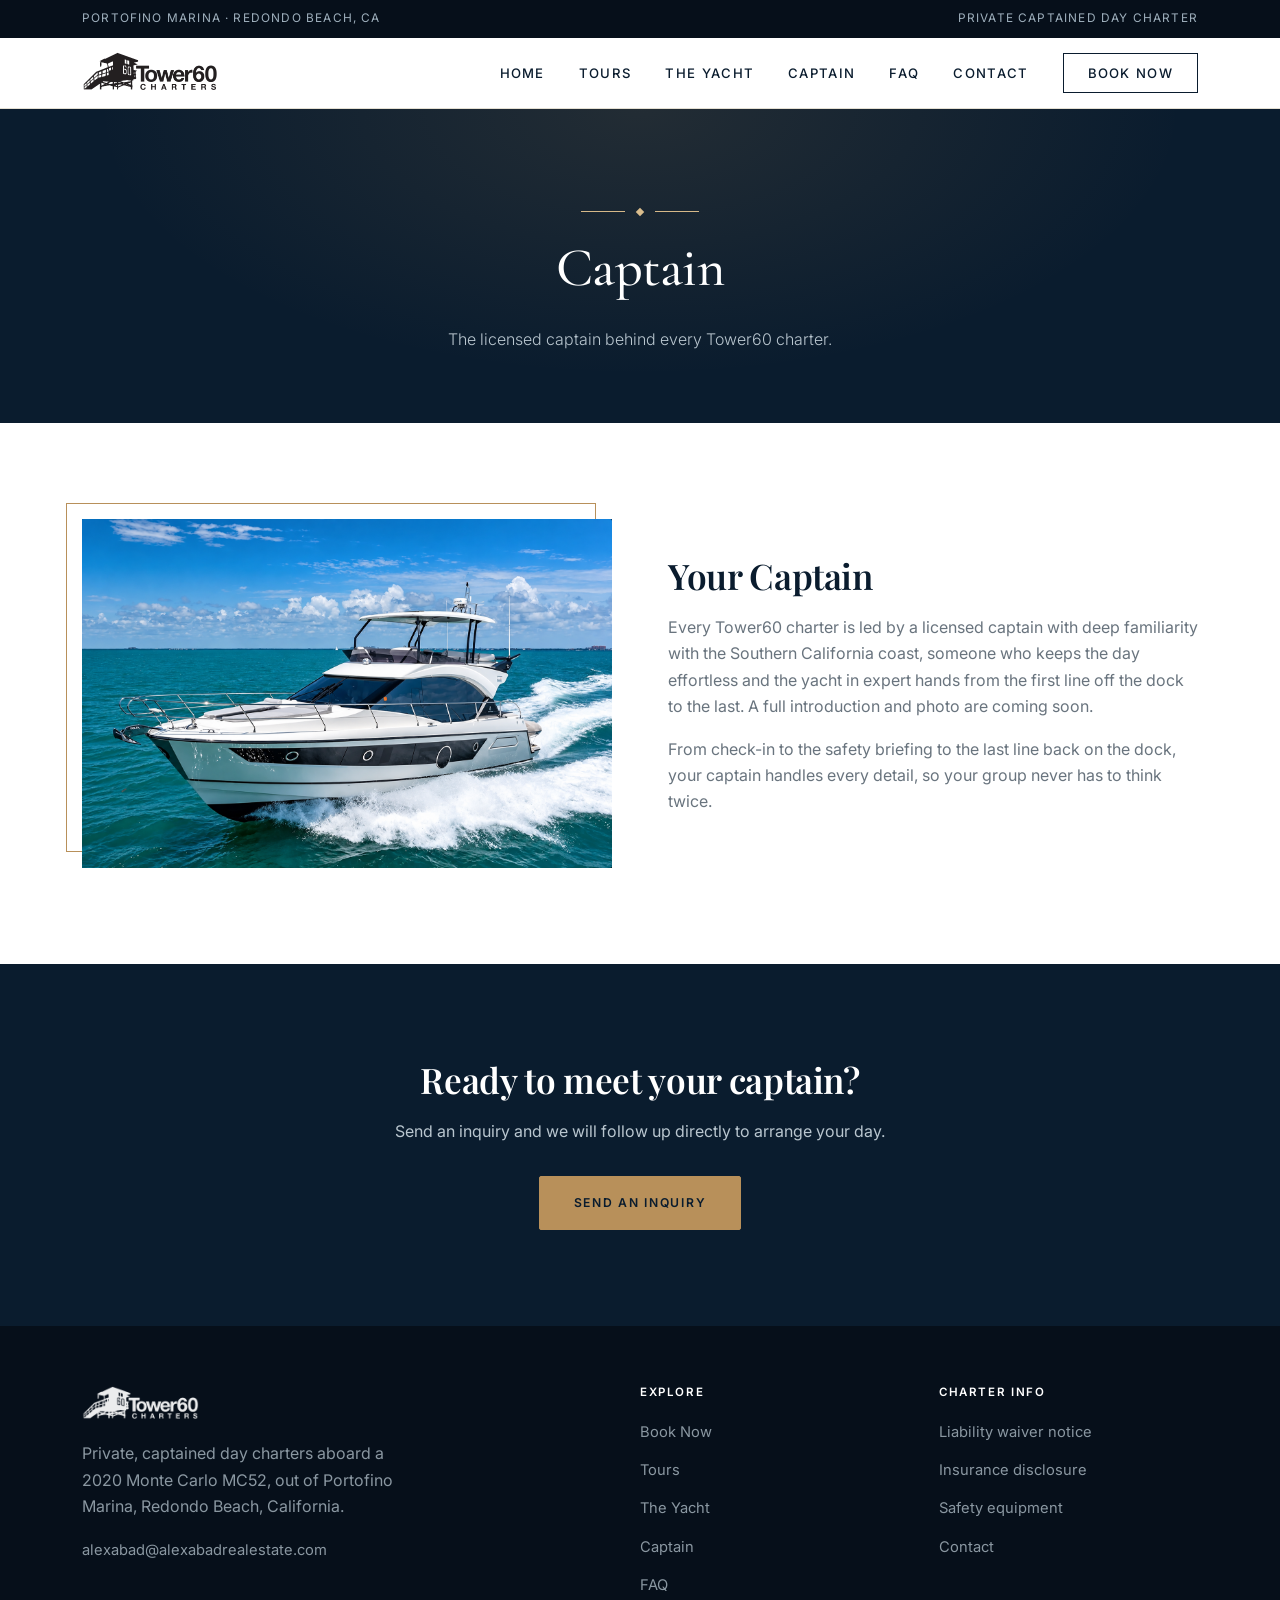
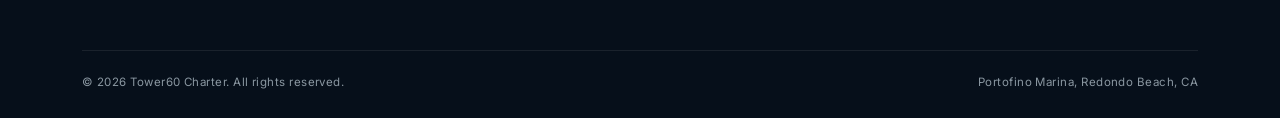
<file: captain.html>
<!DOCTYPE html>
<html lang="en">
<head>
<meta charset="UTF-8">
<meta name="viewport" content="width=device-width, initial-scale=1.0">
<title>Captain | Tower60 Charter</title>
<meta name="description" content="Meet the captain behind every Tower60 charter, based at Portofino Marina, Redondo Beach, California.">
<link rel="preconnect" href="https://fonts.googleapis.com">
<link href="https://fonts.googleapis.com/css2?family=Cormorant+Garamond:ital,wght@0,500;0,600;1,500&family=Playfair+Display:wght@600;700&family=Inter:wght@300;400;500;600;700&display=swap" rel="stylesheet">
<link rel="stylesheet" href="css/styles.css">
</head>
<body>

<div class="utility-bar">
  <div class="container">
    <span>Portofino Marina &middot; Redondo Beach, CA</span>
    <span class="util-right">Private Captained Day Charter</span>
  </div>
</div>

<header class="site-header">
  <div class="nav-wrap">
    <a class="brand" href="index.html">
      <img src="images/logo.png" alt="Tower60 Charter logo">
    </a>
    <button class="nav-toggle" aria-label="Toggle menu" aria-expanded="false">&#9776;</button>
    <ul class="nav-links">
      <li><a href="index.html">Home</a></li>
      <li><a href="tours.html">Tours</a></li>
      <li><a href="about.html">The Yacht</a></li>
      <li><a href="captain.html">Captain</a></li>
      <li><a href="faq.html">FAQ</a></li>
      <li><a href="contact.html">Contact</a></li>
      <li><a href="booking.html" class="nav-cta">Book Now</a></li>
    </ul>
  </div>
</header>

<section class="page-banner">
  <div class="ornament"><span style="background:var(--gold-light);"></span><i style="background:var(--gold-light);"></i><span style="background:var(--gold-light);"></span></div>
  <h1>Captain</h1>
  <p>The licensed captain behind every Tower60 charter.</p>
</section>

<section>
  <div class="container grid-2">
    <div class="media-frame reveal">
      <img src="images/yacht-running.png" alt="The Tower60 underway with the captain at the helm">
    </div>
    <div class="reveal">
      <h2>Your Captain</h2>
      <p style="color:var(--muted);">Every Tower60 charter is led by a licensed captain with deep familiarity with the Southern California coast, someone who keeps the day effortless and the yacht in expert hands from the first line off the dock to the last. A full introduction and photo are coming soon.</p>
      <p style="color:var(--muted);">From check-in to the safety briefing to the last line back on the dock, your captain handles every detail, so your group never has to think twice.</p>
    </div>
  </div>
</section>

<section class="section-navy">
  <div class="container reveal" style="text-align:center;">
    <h2>Ready to meet your captain?</h2>
    <p style="max-width:520px;margin:0 auto 32px;color:#b9c6cf;">Send an inquiry and we will follow up directly to arrange your day.</p>
    <a href="contact.html" class="btn btn-primary">Send an Inquiry</a>
  </div>
</section>

<footer class="site-footer">
  <div class="container">
    <div class="footer-grid">
      <div>
        <div class="footer-brand">
          <img src="images/logo.png" alt="Tower60 Charter logo">
        </div>
        <p style="max-width:320px;">Private, captained day charters aboard a 2020 Monte Carlo MC52, out of Portofino Marina, Redondo Beach, California.</p>
        <p style="margin-top:14px;"><a href="mailto:alexabad@alexabadrealestate.com">alexabad@alexabadrealestate.com</a></p>
      </div>
      <div>
        <h4>Explore</h4>
        <ul>
          <li><a href="booking.html">Book Now</a></li>
          <li><a href="tours.html">Tours</a></li>
          <li><a href="about.html">The Yacht</a></li>
          <li><a href="captain.html">Captain</a></li>
          <li><a href="faq.html">FAQ</a></li>
        </ul>
      </div>
      <div>
        <h4>Charter Info</h4>
        <ul>
          <li><a href="faq.html#waiver">Liability waiver notice</a></li>
          <li><a href="faq.html#insurance">Insurance disclosure</a></li>
          <li><a href="faq.html#safety">Safety equipment</a></li>
          <li><a href="contact.html">Contact</a></li>
        </ul>
      </div>
    </div>
    <div class="footer-bottom">
      <span>&copy; 2026 Tower60 Charter. All rights reserved.</span>
      <span>Portofino Marina, Redondo Beach, CA</span>
    </div>
  </div>
</footer>

<script src="js/main.js"></script>
</body>
</html>
</file>
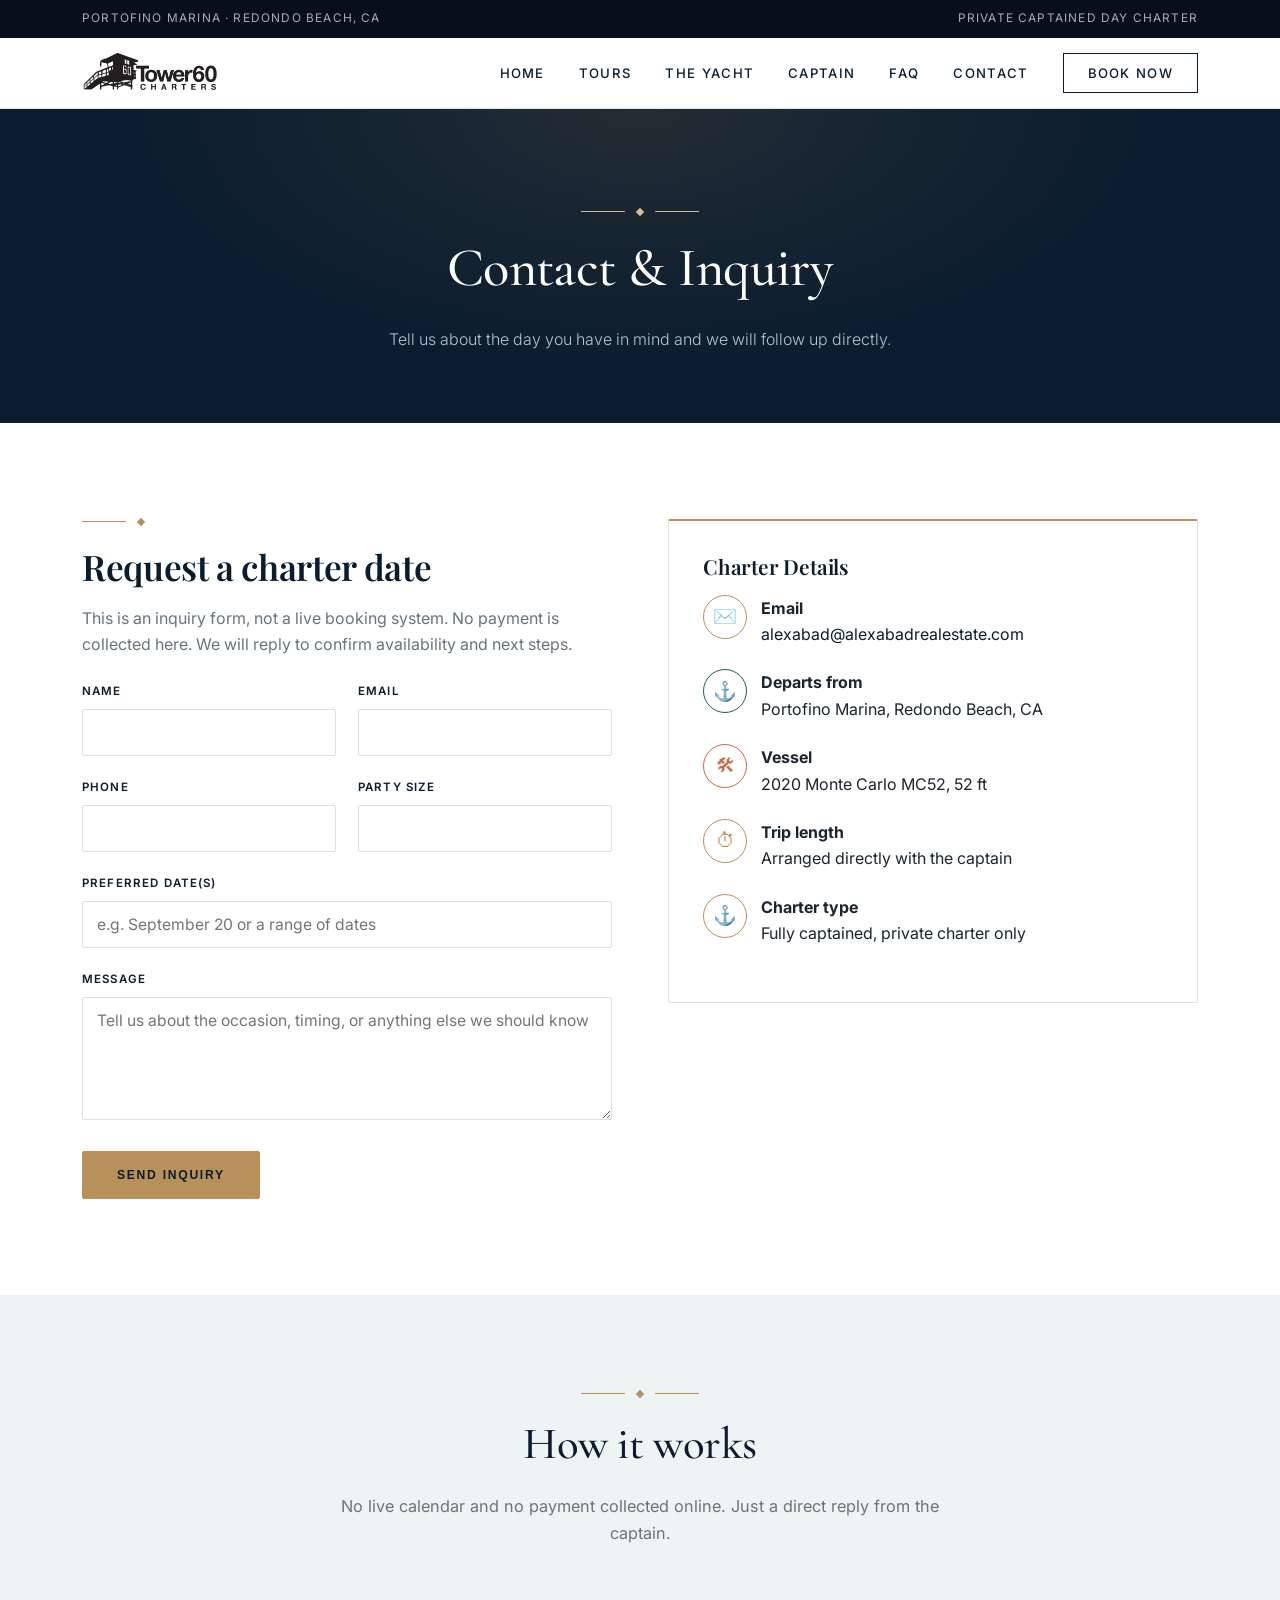
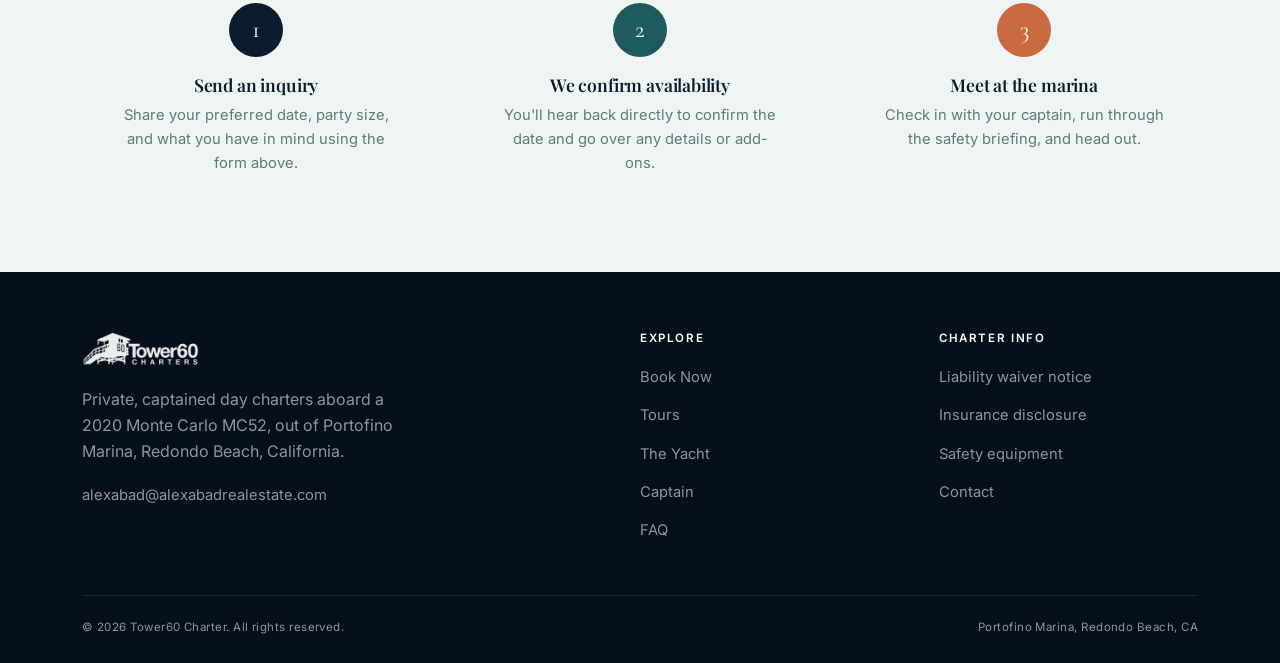
<file: contact.html>
<!DOCTYPE html>
<html lang="en">
<head>
<meta charset="UTF-8">
<meta name="viewport" content="width=device-width, initial-scale=1.0">
<title>Contact &amp; Inquiry | Tower60 Charter</title>
<meta name="description" content="Send an inquiry to book a private day charter aboard the Tower60, a 2020 Monte Carlo MC52 out of Portofino Marina, Redondo Beach, California.">
<link rel="preconnect" href="https://fonts.googleapis.com">
<link href="https://fonts.googleapis.com/css2?family=Cormorant+Garamond:ital,wght@0,500;0,600;1,500&family=Playfair+Display:wght@600;700&family=Inter:wght@300;400;500;600;700&display=swap" rel="stylesheet">
<link rel="stylesheet" href="css/styles.css">
</head>
<body>

<div class="utility-bar">
  <div class="container">
    <span>Portofino Marina &middot; Redondo Beach, CA</span>
    <span class="util-right">Private Captained Day Charter</span>
  </div>
</div>

<header class="site-header">
  <div class="nav-wrap">
    <a class="brand" href="index.html">
      <img src="images/logo.png" alt="Tower60 Charter logo">
    </a>
    <button class="nav-toggle" aria-label="Toggle menu" aria-expanded="false">&#9776;</button>
    <ul class="nav-links">
      <li><a href="index.html">Home</a></li>
      <li><a href="tours.html">Tours</a></li>
      <li><a href="about.html">The Yacht</a></li>
      <li><a href="captain.html">Captain</a></li>
      <li><a href="faq.html">FAQ</a></li>
      <li><a href="contact.html">Contact</a></li>
      <li><a href="booking.html" class="nav-cta">Book Now</a></li>
    </ul>
  </div>
</header>

<section class="page-banner">
  <div class="ornament"><span style="background:var(--gold-light);"></span><i style="background:var(--gold-light);"></i><span style="background:var(--gold-light);"></span></div>
  <h1>Contact &amp; Inquiry</h1>
  <p>Tell us about the day you have in mind and we will follow up directly.</p>
</section>

<section>
  <div class="container grid-2" style="align-items:start;">
    <div class="reveal">
      <div class="ornament left"><span></span><i></i></div>
      <h2>Request a charter date</h2>
      <p style="margin-bottom:24px;color:var(--muted);">This is an inquiry form, not a live booking system. No payment is collected here. We will reply to confirm availability and next steps.</p>

      <div id="form-success" class="form-success">
        <h3 style="margin-bottom:8px;">Thank you</h3>
        <p style="margin:0;">Your email client should have opened with your inquiry pre-filled. Please review it and hit send to complete your request.</p>
      </div>

      <form id="inquiry-form">
        <div class="form-grid">
          <div>
            <label for="name">Name</label>
            <input type="text" id="name" name="name" required>
          </div>
          <div>
            <label for="email">Email</label>
            <input type="email" id="email" name="email" required>
          </div>
          <div>
            <label for="phone">Phone</label>
            <input type="tel" id="phone" name="phone">
          </div>
          <div>
            <label for="party-size">Party size</label>
            <input type="number" id="party-size" name="party-size" min="1">
          </div>
          <div class="full">
            <label for="dates">Preferred date(s)</label>
            <input type="text" id="dates" name="dates" placeholder="e.g. September 20 or a range of dates">
          </div>
          <div class="full">
            <label for="message">Message</label>
            <textarea id="message" name="message" rows="5" placeholder="Tell us about the occasion, timing, or anything else we should know"></textarea>
          </div>
        </div>
        <div style="margin-top:24px;">
          <button type="submit" class="btn btn-primary">Send Inquiry</button>
        </div>
      </form>
    </div>

    <div class="reveal">
      <div class="card">
        <h3>Charter Details</h3>
        <ul class="contact-info-list" style="margin-top:16px;">
          <li>
            <span class="icon-badge">&#9993;&#65039;</span>
            <span><strong>Email</strong><br><a href="mailto:alexabad@alexabadrealestate.com">alexabad@alexabadrealestate.com</a></span>
          </li>
          <li>
            <span class="icon-badge">&#9875;&#65039;</span>
            <span><strong>Departs from</strong><br>Portofino Marina, Redondo Beach, CA</span>
          </li>
          <li>
            <span class="icon-badge">&#128736;</span>
            <span><strong>Vessel</strong><br>2020 Monte Carlo MC52, 52 ft</span>
          </li>
          <li>
            <span class="icon-badge">&#9201;&#xFE0E;</span>
            <span><strong>Trip length</strong><br>Arranged directly with the captain</span>
          </li>
          <li>
            <span class="icon-badge">&#9875;</span>
            <span><strong>Charter type</strong><br>Fully captained, private charter only</span>
          </li>
        </ul>
      </div>
    </div>
  </div>
</section>

<section class="section-tint">
  <div class="container">
    <div class="section-head reveal">
      <div class="ornament"><span></span><i></i><span></span></div>
      <h2>How it works</h2>
      <p>No live calendar and no payment collected online. Just a direct reply from the captain.</p>
    </div>
    <div class="steps-row reveal">
      <div class="step">
        <div class="step-num">1</div>
        <h3>Send an inquiry</h3>
        <p>Share your preferred date, party size, and what you have in mind using the form above.</p>
      </div>
      <div class="step">
        <div class="step-num">2</div>
        <h3>We confirm availability</h3>
        <p>You'll hear back directly to confirm the date and go over any details or add-ons.</p>
      </div>
      <div class="step">
        <div class="step-num">3</div>
        <h3>Meet at the marina</h3>
        <p>Check in with your captain, run through the safety briefing, and head out.</p>
      </div>
    </div>
  </div>
</section>

<footer class="site-footer">
  <div class="container">
    <div class="footer-grid">
      <div>
        <div class="footer-brand">
          <img src="images/logo.png" alt="Tower60 Charter logo">
        </div>
        <p style="max-width:320px;">Private, captained day charters aboard a 2020 Monte Carlo MC52, out of Portofino Marina, Redondo Beach, California.</p>
        <p style="margin-top:14px;"><a href="mailto:alexabad@alexabadrealestate.com">alexabad@alexabadrealestate.com</a></p>
      </div>
      <div>
        <h4>Explore</h4>
        <ul>
          <li><a href="booking.html">Book Now</a></li>
          <li><a href="tours.html">Tours</a></li>
          <li><a href="about.html">The Yacht</a></li>
          <li><a href="captain.html">Captain</a></li>
          <li><a href="faq.html">FAQ</a></li>
        </ul>
      </div>
      <div>
        <h4>Charter Info</h4>
        <ul>
          <li><a href="faq.html#waiver">Liability waiver notice</a></li>
          <li><a href="faq.html#insurance">Insurance disclosure</a></li>
          <li><a href="faq.html#safety">Safety equipment</a></li>
          <li><a href="contact.html">Contact</a></li>
        </ul>
      </div>
    </div>
    <div class="footer-bottom">
      <span>&copy; 2026 Tower60 Charter. All rights reserved.</span>
      <span>Portofino Marina, Redondo Beach, CA</span>
    </div>
  </div>
</footer>

<script src="js/main.js"></script>
</body>
</html>
</file>
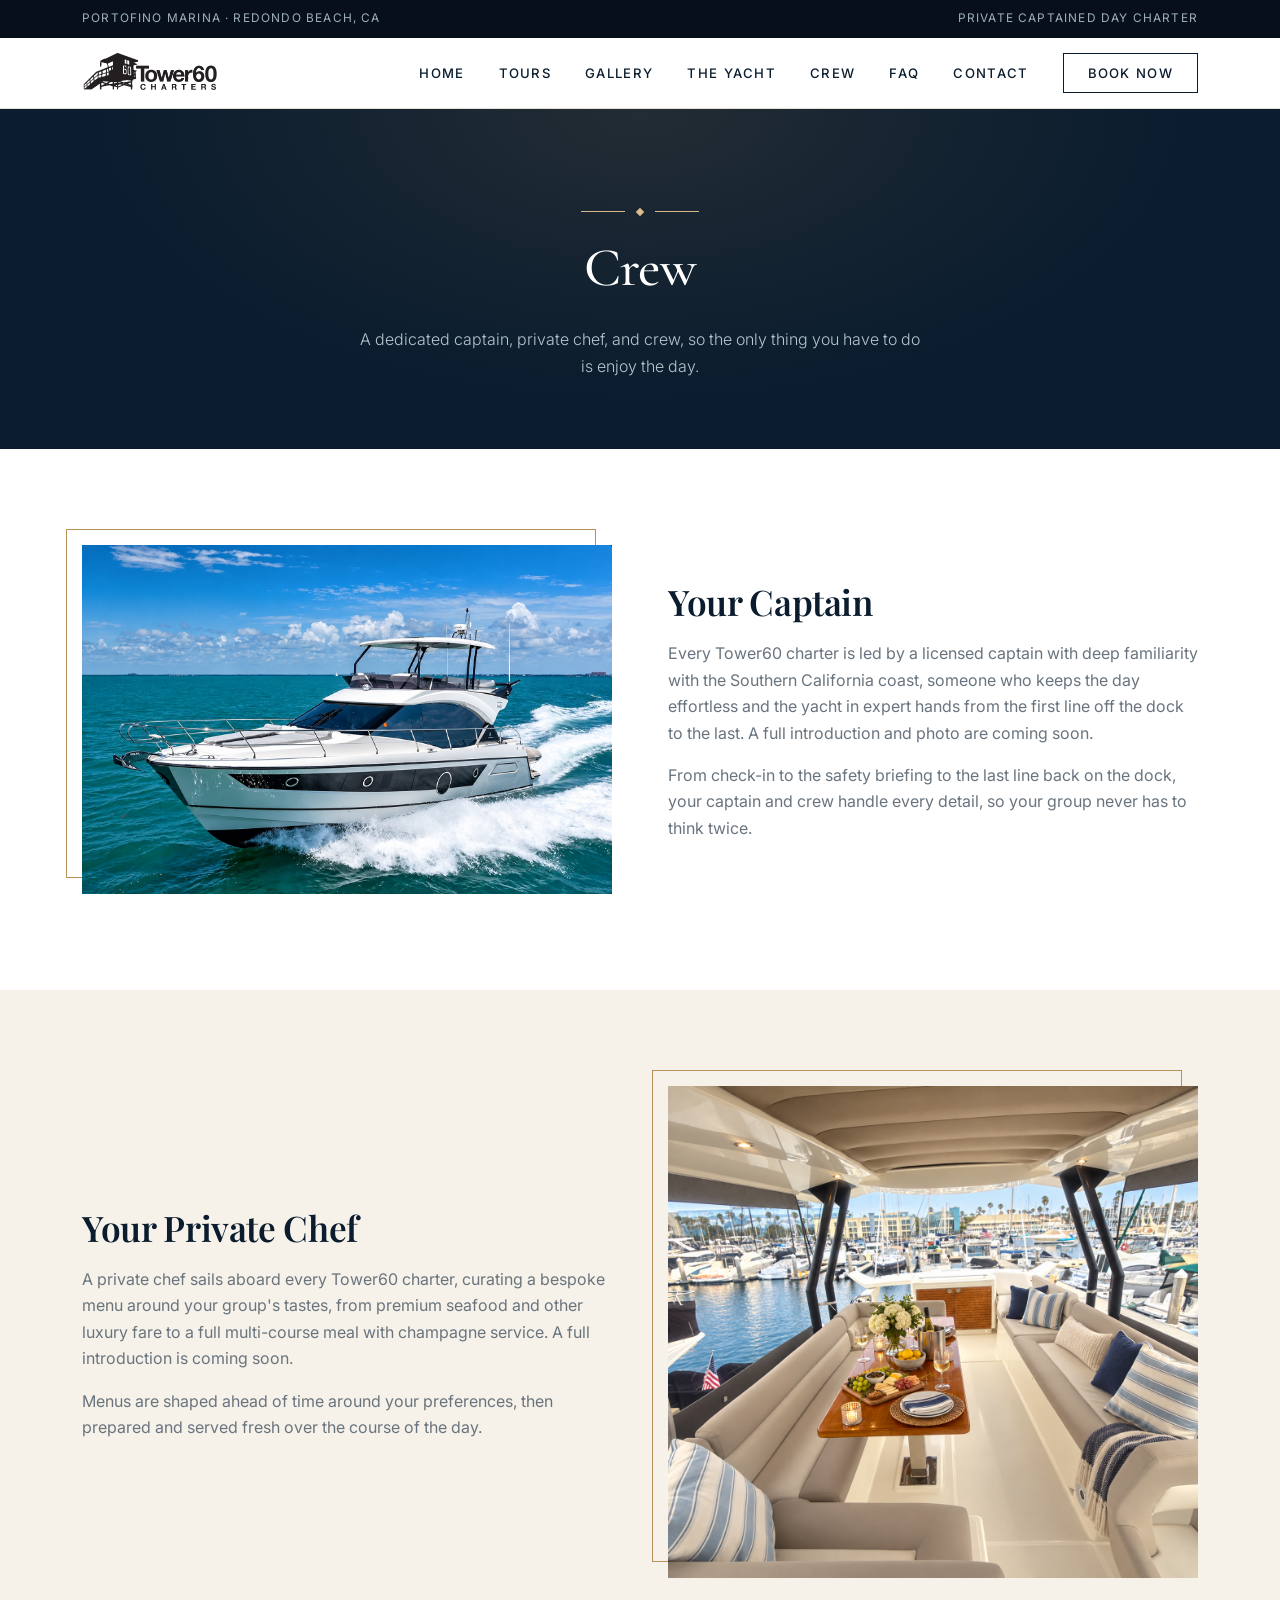
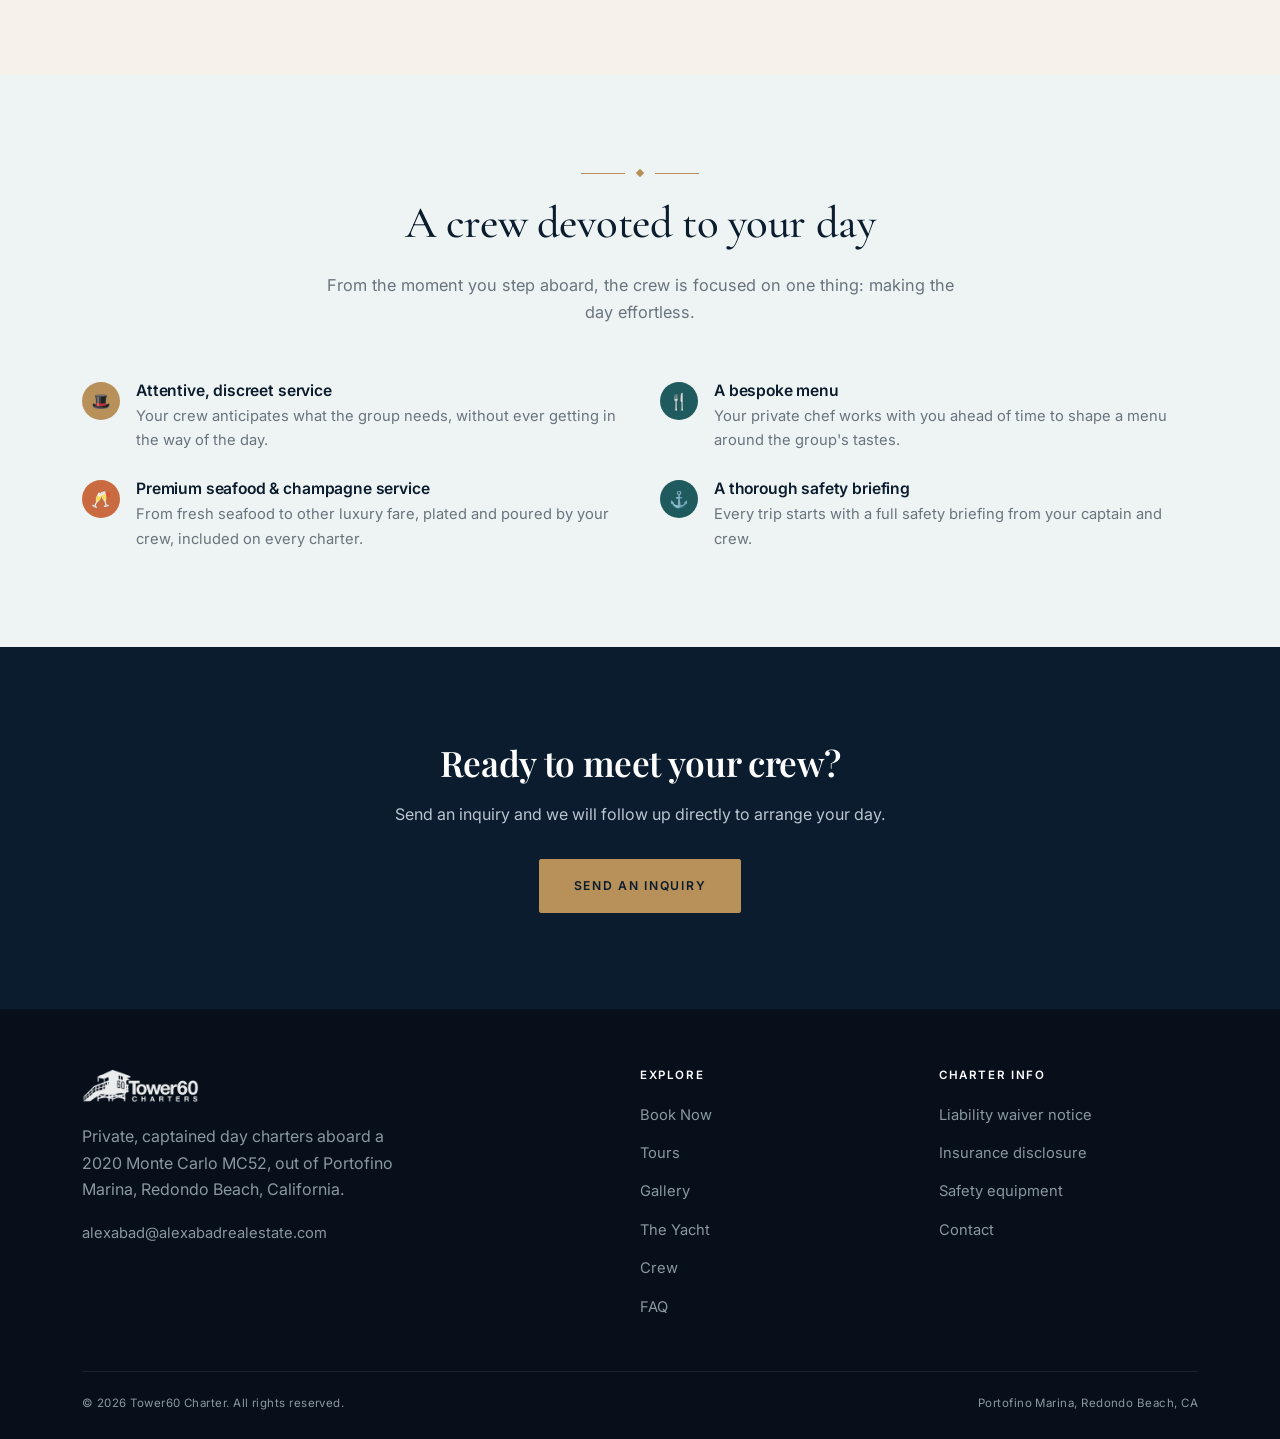
<file: crew.html>
<!DOCTYPE html>
<html lang="en">
<head>
<meta charset="UTF-8">
<meta name="viewport" content="width=device-width, initial-scale=1.0">
<title>Crew | Tower60 Charter</title>
<meta name="description" content="Meet the captain, private chef, and crew behind every Tower60 charter, based at Portofino Marina, Redondo Beach, California.">
<link rel="preconnect" href="https://fonts.googleapis.com">
<link href="https://fonts.googleapis.com/css2?family=Cormorant+Garamond:ital,wght@0,500;0,600;1,500&family=Playfair+Display:wght@600;700&family=Inter:wght@300;400;500;600;700&display=swap" rel="stylesheet">
<link rel="stylesheet" href="css/styles.css">
</head>
<body>

<div class="utility-bar">
  <div class="container">
    <span>Portofino Marina &middot; Redondo Beach, CA</span>
    <span class="util-right">Private Captained Day Charter</span>
  </div>
</div>

<header class="site-header">
  <div class="nav-wrap">
    <a class="brand" href="index.html">
      <img src="images/logo.png" alt="Tower60 Charter logo">
    </a>
    <button class="nav-toggle" aria-label="Toggle menu" aria-expanded="false">&#9776;</button>
    <ul class="nav-links">
      <li><a href="index.html">Home</a></li>
      <li><a href="tours.html">Tours</a></li>
      <li><a href="gallery.html">Gallery</a></li>
      <li><a href="about.html">The Yacht</a></li>
      <li><a href="crew.html">Crew</a></li>
      <li><a href="faq.html">FAQ</a></li>
      <li><a href="contact.html">Contact</a></li>
      <li><a href="booking.html" class="nav-cta">Book Now</a></li>
    </ul>
  </div>
</header>

<section class="page-banner">
  <div class="ornament"><span style="background:var(--gold-light);"></span><i style="background:var(--gold-light);"></i><span style="background:var(--gold-light);"></span></div>
  <h1>Crew</h1>
  <p>A dedicated captain, private chef, and crew, so the only thing you have to do is enjoy the day.</p>
</section>

<section>
  <div class="container grid-2">
    <div class="media-frame reveal">
      <img src="images/yacht-running.png" alt="The Tower60 underway with the captain at the helm">
    </div>
    <div class="reveal">
      <h2>Your Captain</h2>
      <p style="color:var(--muted);">Every Tower60 charter is led by a licensed captain with deep familiarity with the Southern California coast, someone who keeps the day effortless and the yacht in expert hands from the first line off the dock to the last. A full introduction and photo are coming soon.</p>
      <p style="color:var(--muted);">From check-in to the safety briefing to the last line back on the dock, your captain and crew handle every detail, so your group never has to think twice.</p>
    </div>
  </div>
</section>

<section class="section-alt">
  <div class="container grid-2">
    <div class="reveal">
      <h2>Your Private Chef</h2>
      <p style="color:var(--muted);">A private chef sails aboard every Tower60 charter, curating a bespoke menu around your group's tastes, from premium seafood and other luxury fare to a full multi-course meal with champagne service. A full introduction is coming soon.</p>
      <p style="color:var(--muted);">Menus are shaped ahead of time around your preferences, then prepared and served fresh over the course of the day.</p>
    </div>
    <div class="media-frame reveal">
      <img src="images/aft-deck-lounge.png" alt="Aft deck dining area aboard the Tower60">
    </div>
  </div>
</section>

<section class="section-tint">
  <div class="container">
    <div class="section-head reveal">
      <div class="ornament"><span></span><i></i><span></span></div>
      <h2>A crew devoted to your day</h2>
      <p>From the moment you step aboard, the crew is focused on one thing: making the day effortless.</p>
    </div>
    <div class="check-grid reveal">
      <div class="check-item">
        <span class="check-icon">&#127913;</span>
        <div>
          <h4>Attentive, discreet service</h4>
          <p>Your crew anticipates what the group needs, without ever getting in the way of the day.</p>
        </div>
      </div>
      <div class="check-item">
        <span class="check-icon">&#127860;</span>
        <div>
          <h4>A bespoke menu</h4>
          <p>Your private chef works with you ahead of time to shape a menu around the group's tastes.</p>
        </div>
      </div>
      <div class="check-item">
        <span class="check-icon">&#129346;</span>
        <div>
          <h4>Premium seafood &amp; champagne service</h4>
          <p>From fresh seafood to other luxury fare, plated and poured by your crew, included on every charter.</p>
        </div>
      </div>
      <div class="check-item">
        <span class="check-icon">&#9875;</span>
        <div>
          <h4>A thorough safety briefing</h4>
          <p>Every trip starts with a full safety briefing from your captain and crew.</p>
        </div>
      </div>
    </div>
  </div>
</section>

<section class="section-navy">
  <div class="container reveal" style="text-align:center;">
    <h2>Ready to meet your crew?</h2>
    <p style="max-width:520px;margin:0 auto 32px;color:#b9c6cf;">Send an inquiry and we will follow up directly to arrange your day.</p>
    <a href="contact.html" class="btn btn-primary">Send an Inquiry</a>
  </div>
</section>

<footer class="site-footer">
  <div class="container">
    <div class="footer-grid">
      <div>
        <div class="footer-brand">
          <img src="images/logo.png" alt="Tower60 Charter logo">
        </div>
        <p style="max-width:320px;">Private, captained day charters aboard a 2020 Monte Carlo MC52, out of Portofino Marina, Redondo Beach, California.</p>
        <p style="margin-top:14px;"><a href="mailto:alexabad@alexabadrealestate.com">alexabad@alexabadrealestate.com</a></p>
      </div>
      <div>
        <h4>Explore</h4>
        <ul>
          <li><a href="booking.html">Book Now</a></li>
          <li><a href="tours.html">Tours</a></li>
          <li><a href="gallery.html">Gallery</a></li>
          <li><a href="about.html">The Yacht</a></li>
          <li><a href="crew.html">Crew</a></li>
          <li><a href="faq.html">FAQ</a></li>
        </ul>
      </div>
      <div>
        <h4>Charter Info</h4>
        <ul>
          <li><a href="faq.html#waiver">Liability waiver notice</a></li>
          <li><a href="faq.html#insurance">Insurance disclosure</a></li>
          <li><a href="faq.html#safety">Safety equipment</a></li>
          <li><a href="contact.html">Contact</a></li>
        </ul>
      </div>
    </div>
    <div class="footer-bottom">
      <span>&copy; 2026 Tower60 Charter. All rights reserved.</span>
      <span>Portofino Marina, Redondo Beach, CA</span>
    </div>
  </div>
</footer>

<script src="js/main.js"></script>
</body>
</html>
</file>
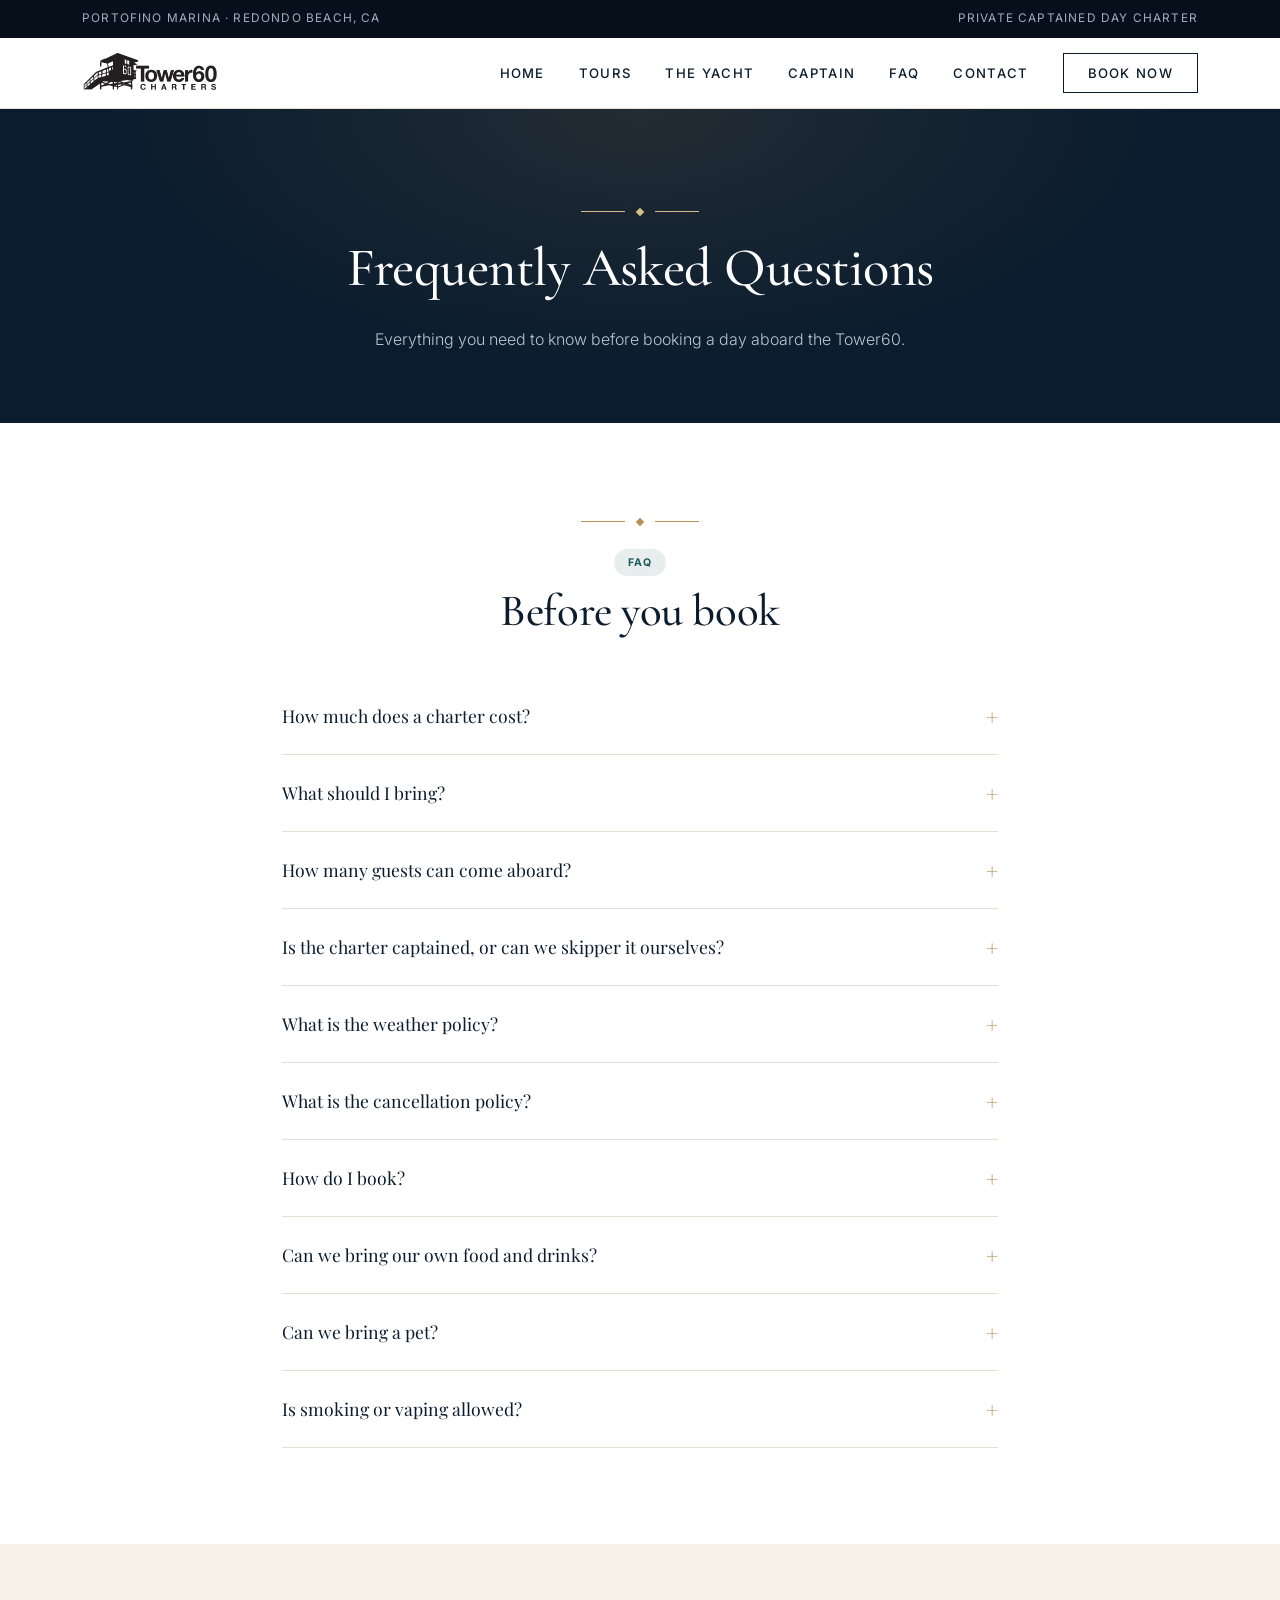
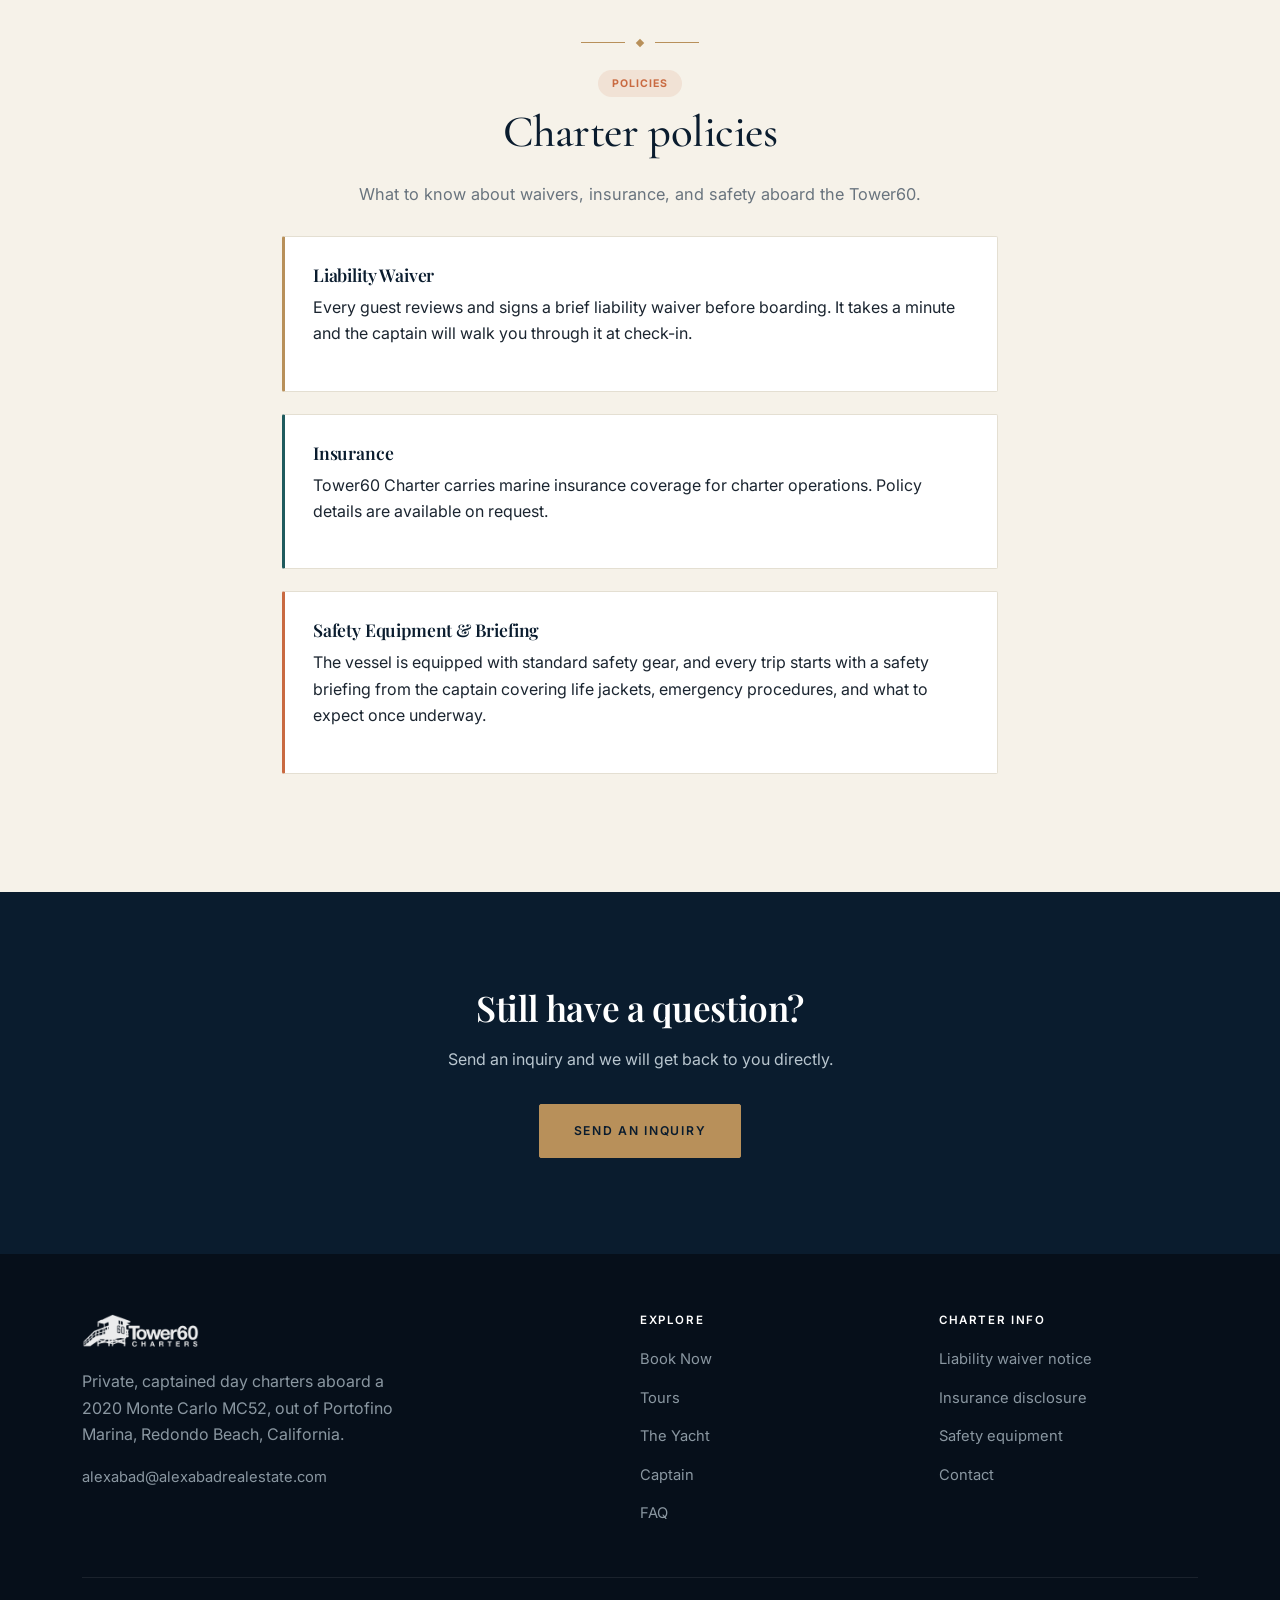
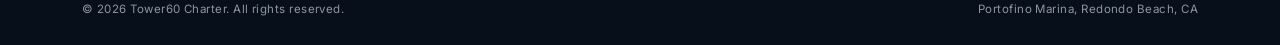
<file: faq.html>
<!DOCTYPE html>
<html lang="en">
<head>
<meta charset="UTF-8">
<meta name="viewport" content="width=device-width, initial-scale=1.0">
<title>FAQ | Tower60 Charter</title>
<meta name="description" content="Frequently asked questions about chartering the Tower60, a 2020 Monte Carlo MC52 out of Portofino Marina, Redondo Beach, California.">
<link rel="preconnect" href="https://fonts.googleapis.com">
<link href="https://fonts.googleapis.com/css2?family=Cormorant+Garamond:ital,wght@0,500;0,600;1,500&family=Playfair+Display:wght@600;700&family=Inter:wght@300;400;500;600;700&display=swap" rel="stylesheet">
<link rel="stylesheet" href="css/styles.css">
</head>
<body>

<div class="utility-bar">
  <div class="container">
    <span>Portofino Marina &middot; Redondo Beach, CA</span>
    <span class="util-right">Private Captained Day Charter</span>
  </div>
</div>

<header class="site-header">
  <div class="nav-wrap">
    <a class="brand" href="index.html">
      <img src="images/logo.png" alt="Tower60 Charter logo">
    </a>
    <button class="nav-toggle" aria-label="Toggle menu" aria-expanded="false">&#9776;</button>
    <ul class="nav-links">
      <li><a href="index.html">Home</a></li>
      <li><a href="tours.html">Tours</a></li>
      <li><a href="about.html">The Yacht</a></li>
      <li><a href="captain.html">Captain</a></li>
      <li><a href="faq.html">FAQ</a></li>
      <li><a href="contact.html">Contact</a></li>
      <li><a href="booking.html" class="nav-cta">Book Now</a></li>
    </ul>
  </div>
</header>

<section class="page-banner">
  <div class="ornament"><span style="background:var(--gold-light);"></span><i style="background:var(--gold-light);"></i><span style="background:var(--gold-light);"></span></div>
  <h1>Frequently Asked Questions</h1>
  <p>Everything you need to know before booking a day aboard the Tower60.</p>
</section>

<section>
  <div class="container" style="max-width:780px;">
    <div class="section-head reveal" style="margin-bottom:40px;">
      <div class="ornament"><span></span><i></i><span></span></div>
      <span class="tag tag-teal">FAQ</span>
      <h2>Before you book</h2>
    </div>

    <div class="faq-item">
      <button class="faq-question">How much does a charter cost?<span class="faq-icon">+</span></button>
      <div class="faq-answer">
        <p>There's no published rate. Each charter is priced individually. The owner determines pricing directly after hearing your date, trip length, and any requests. Send a booking request or email <a href="mailto:alexabad@alexabadrealestate.com">alexabad@alexabadrealestate.com</a> and you'll get a quote back.</p>
      </div>
    </div>

    <div class="faq-item">
      <button class="faq-question">What should I bring?<span class="faq-icon">+</span></button>
      <div class="faq-answer">
        <p>Sunscreen, a light jacket for the ride out, and non-marking soft-soled shoes are all good calls. Bring a swimsuit and towel if you plan to swim, and bring your own food and drinks aboard.</p>
      </div>
    </div>

    <div class="faq-item">
      <button class="faq-question">How many guests can come aboard?<span class="faq-icon">+</span></button>
      <div class="faq-answer">
        <p>Guest capacity is set by the vessel's rating. We'll confirm the exact number for your date when you send an inquiry.</p>
      </div>
    </div>

    <div class="faq-item">
      <button class="faq-question">Is the charter captained, or can we skipper it ourselves?<span class="faq-icon">+</span></button>
      <div class="faq-answer">
        <p>Every Tower60 charter is fully captained. There is no self-skippered option, and no boating license or experience is required of guests.</p>
      </div>
    </div>

    <div class="faq-item">
      <button class="faq-question">What is the weather policy?<span class="faq-icon">+</span></button>
      <div class="faq-answer">
        <p>If weather or sea conditions make a trip unsafe, the captain may reschedule or cancel the charter. We'll work with you directly to find a new date.</p>
      </div>
    </div>

    <div class="faq-item">
      <button class="faq-question">What is the cancellation policy?<span class="faq-icon">+</span></button>
      <div class="faq-answer">
        <p>Cancellations made with reasonable notice can be rescheduled or refunded. Charters cancelled close to the date may be subject to a fee. Full terms are confirmed at the time of booking.</p>
      </div>
    </div>

    <div class="faq-item">
      <button class="faq-question">How do I book?<span class="faq-icon">+</span></button>
      <div class="faq-answer">
        <p>There is no live booking calendar. Send a booking request with your preferred date, time, and party size, and we will follow up directly to confirm availability.</p>
      </div>
    </div>

    <div class="faq-item">
      <button class="faq-question">Can we bring our own food and drinks?<span class="faq-icon">+</span></button>
      <div class="faq-answer">
        <p>Yes. Food and drinks are bring-your-own. Pack a cooler, bring a full spread, or arrange your own catering, the boat is yours for the day.</p>
      </div>
    </div>

    <div class="faq-item">
      <button class="faq-question">Can we bring a pet?<span class="faq-icon">+</span></button>
      <div class="faq-answer">
        <p>Pets are not permitted aboard the Tower60.</p>
      </div>
    </div>

    <div class="faq-item">
      <button class="faq-question">Is smoking or vaping allowed?<span class="faq-icon">+</span></button>
      <div class="faq-answer">
        <p>No smoking or vaping is permitted aboard the Tower60.</p>
      </div>
    </div>

  </div>
</section>

<section class="section-alt">
  <div class="container" style="max-width:780px;">
    <div class="section-head reveal" style="margin-bottom:28px;">
      <div class="ornament"><span></span><i></i><span></span></div>
      <span class="tag tag-coral">Policies</span>
      <h2>Charter policies</h2>
      <p>What to know about waivers, insurance, and safety aboard the Tower60.</p>
    </div>

    <div id="waiver" class="legal-block">
      <h3>Liability Waiver</h3>
      <p>Every guest reviews and signs a brief liability waiver before boarding. It takes a minute and the captain will walk you through it at check-in.</p>
    </div>

    <div id="insurance" class="legal-block teal">
      <h3>Insurance</h3>
      <p>Tower60 Charter carries marine insurance coverage for charter operations. Policy details are available on request.</p>
    </div>

    <div id="safety" class="legal-block coral">
      <h3>Safety Equipment &amp; Briefing</h3>
      <p>The vessel is equipped with standard safety gear, and every trip starts with a safety briefing from the captain covering life jackets, emergency procedures, and what to expect once underway.</p>
    </div>
  </div>
</section>

<section class="section-navy">
  <div class="container reveal" style="text-align:center;">
    <h2>Still have a question?</h2>
    <p style="max-width:520px;margin:0 auto 32px;color:#b9c6cf;">Send an inquiry and we will get back to you directly.</p>
    <a href="contact.html" class="btn btn-primary">Send an Inquiry</a>
  </div>
</section>

<footer class="site-footer">
  <div class="container">
    <div class="footer-grid">
      <div>
        <div class="footer-brand">
          <img src="images/logo.png" alt="Tower60 Charter logo">
        </div>
        <p style="max-width:320px;">Private, captained day charters aboard a 2020 Monte Carlo MC52, out of Portofino Marina, Redondo Beach, California.</p>
        <p style="margin-top:14px;"><a href="mailto:alexabad@alexabadrealestate.com">alexabad@alexabadrealestate.com</a></p>
      </div>
      <div>
        <h4>Explore</h4>
        <ul>
          <li><a href="booking.html">Book Now</a></li>
          <li><a href="tours.html">Tours</a></li>
          <li><a href="about.html">The Yacht</a></li>
          <li><a href="captain.html">Captain</a></li>
          <li><a href="faq.html">FAQ</a></li>
        </ul>
      </div>
      <div>
        <h4>Charter Info</h4>
        <ul>
          <li><a href="faq.html#waiver">Liability waiver notice</a></li>
          <li><a href="faq.html#insurance">Insurance disclosure</a></li>
          <li><a href="faq.html#safety">Safety equipment</a></li>
          <li><a href="contact.html">Contact</a></li>
        </ul>
      </div>
    </div>
    <div class="footer-bottom">
      <span>&copy; 2026 Tower60 Charter. All rights reserved.</span>
      <span>Portofino Marina, Redondo Beach, CA</span>
    </div>
  </div>
</footer>

<script src="js/main.js"></script>
</body>
</html>
</file>
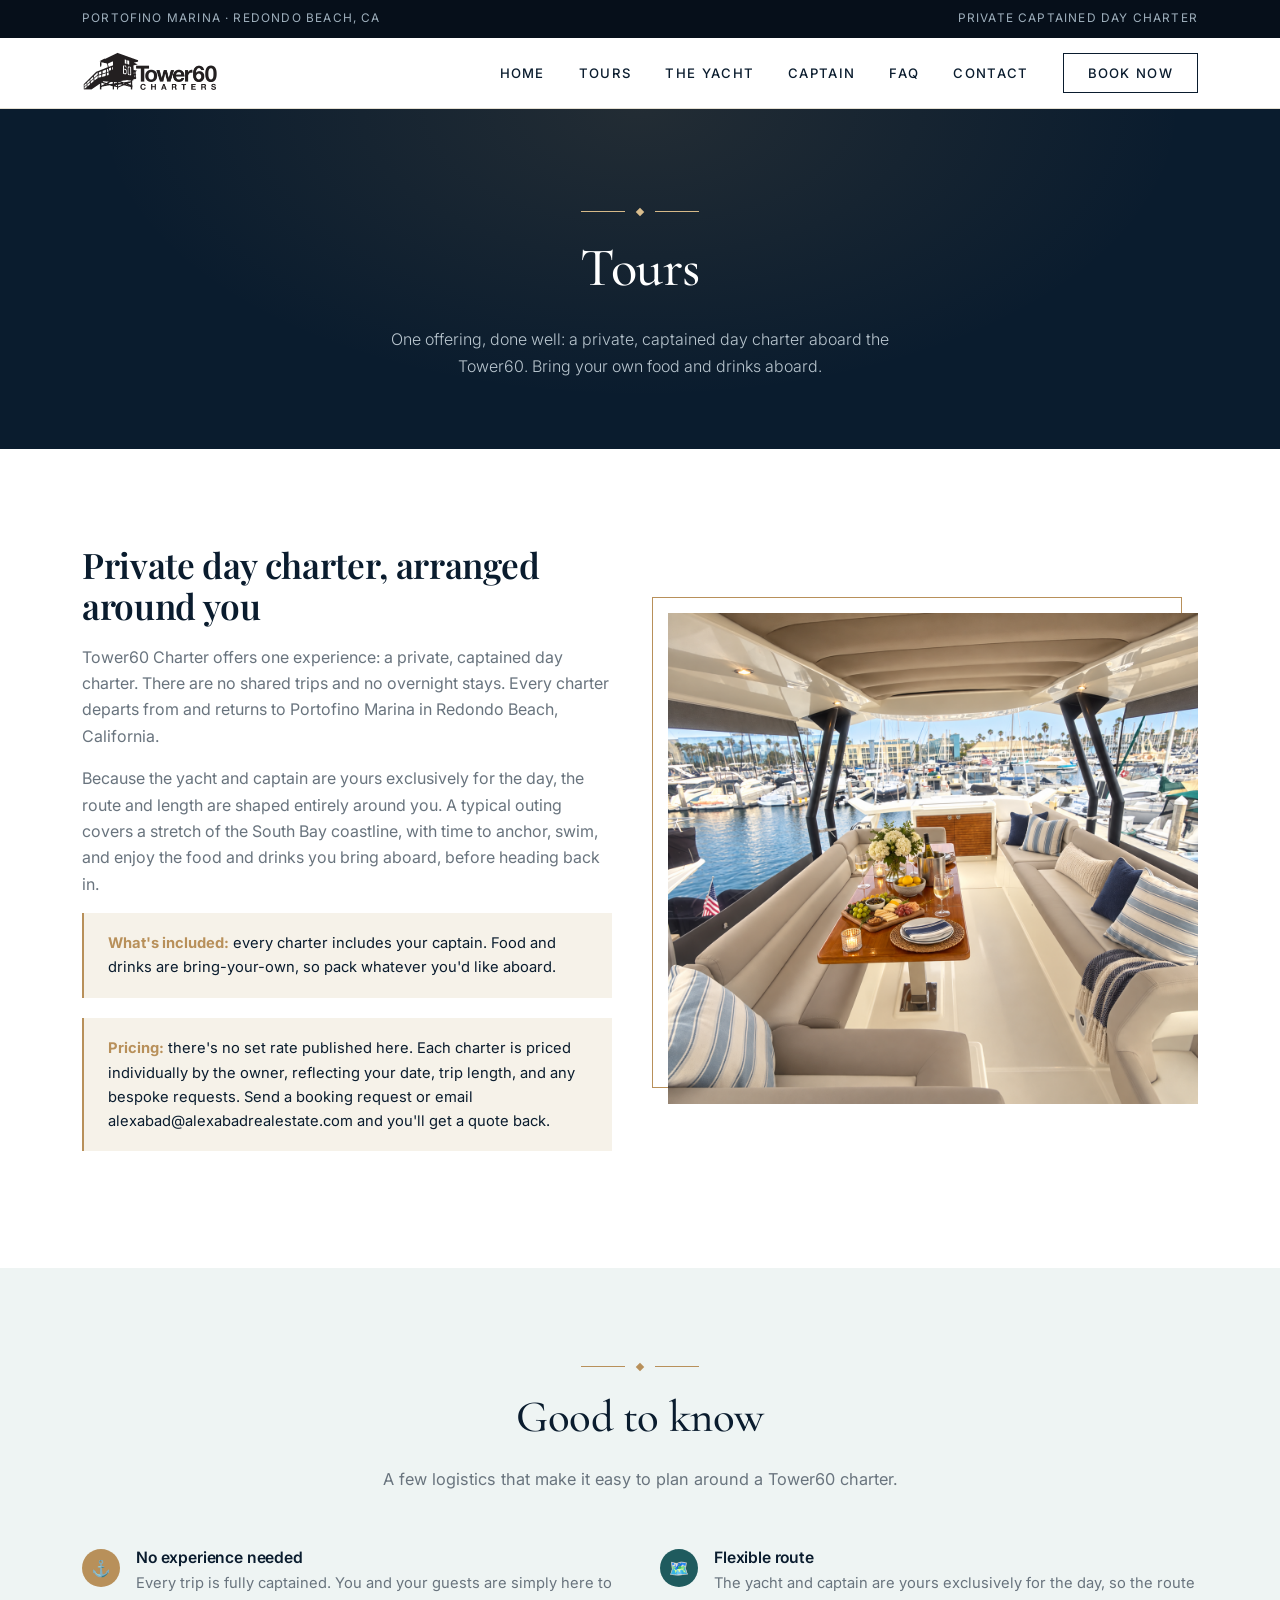
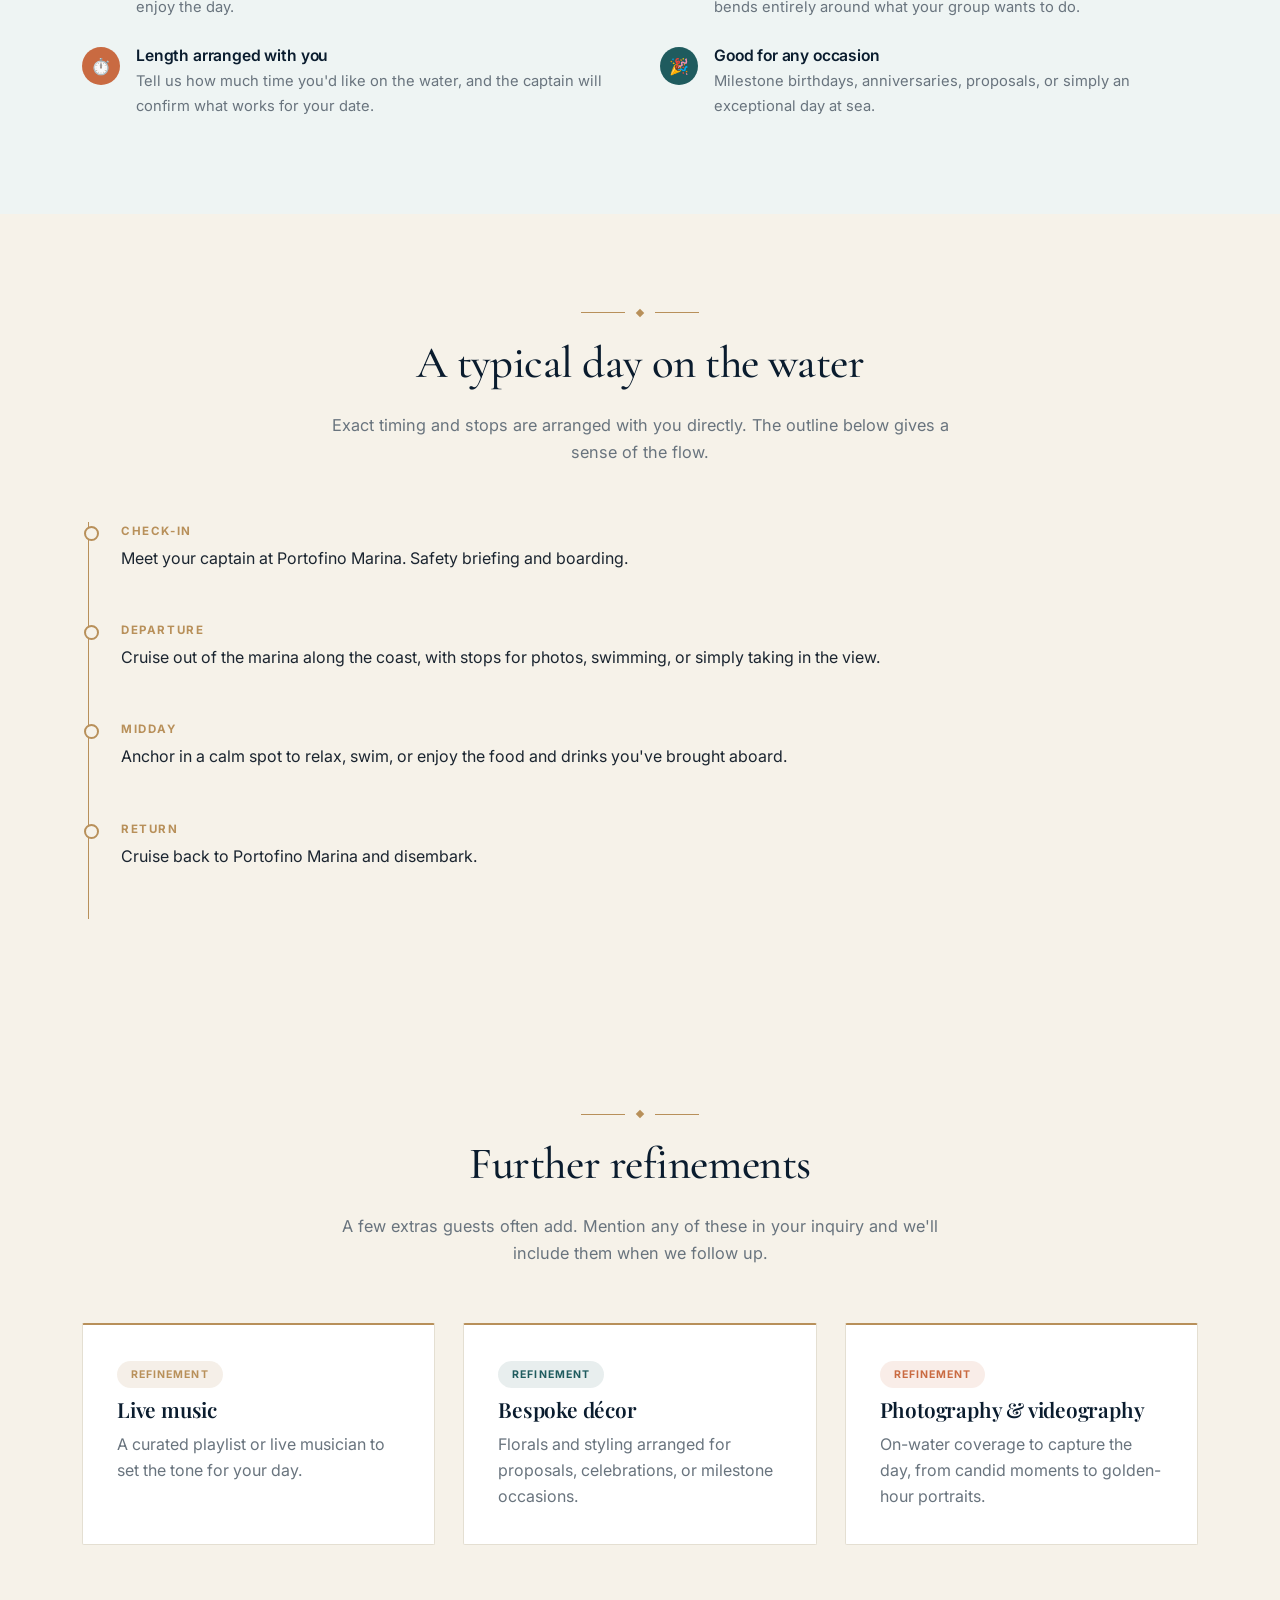
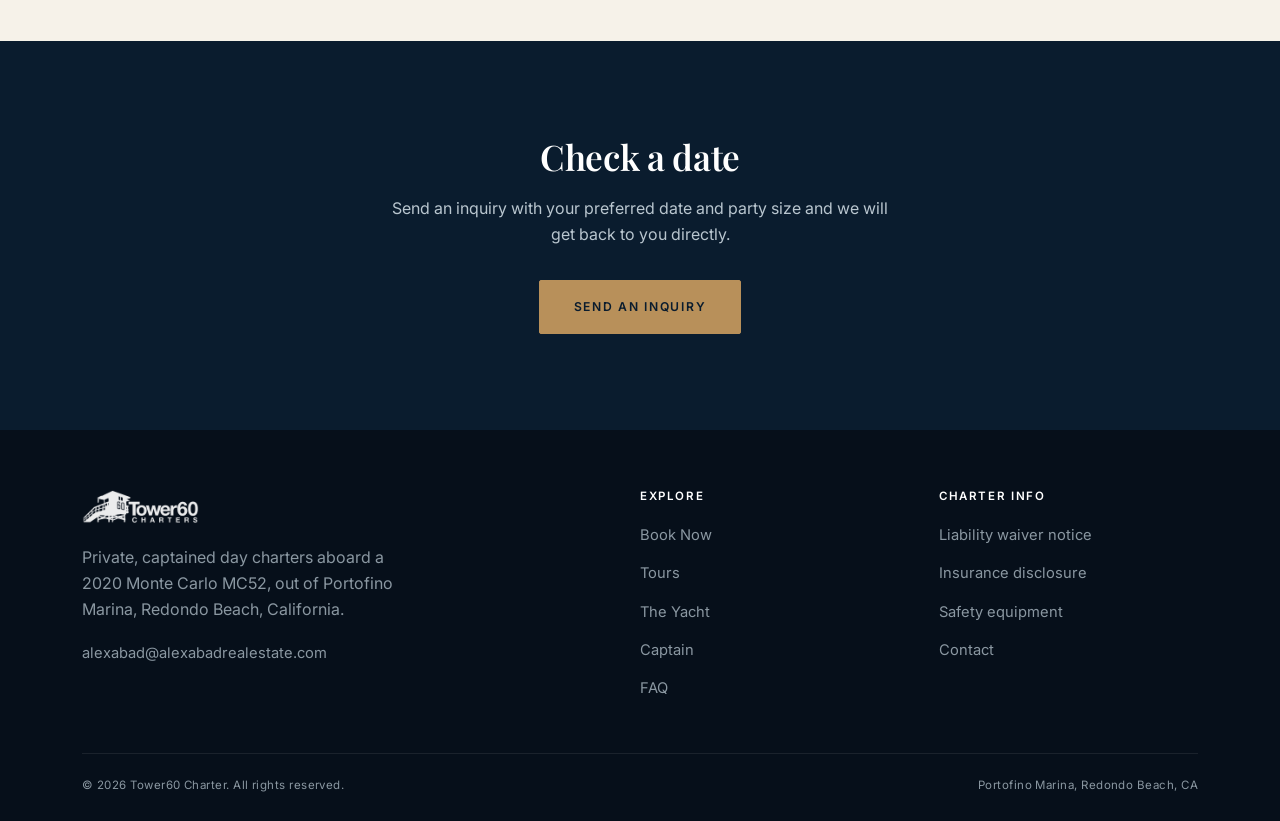
<file: tours.html>
<!DOCTYPE html>
<html lang="en">
<head>
<meta charset="UTF-8">
<meta name="viewport" content="width=device-width, initial-scale=1.0">
<title>Tours | Tower60 Charter</title>
<meta name="description" content="Private, fully captained day charters aboard the Tower60, a 2020 Monte Carlo MC52 out of Portofino Marina, Redondo Beach, California.">
<link rel="preconnect" href="https://fonts.googleapis.com">
<link href="https://fonts.googleapis.com/css2?family=Cormorant+Garamond:ital,wght@0,500;0,600;1,500&family=Playfair+Display:wght@600;700&family=Inter:wght@300;400;500;600;700&display=swap" rel="stylesheet">
<link rel="stylesheet" href="css/styles.css">
</head>
<body>

<div class="utility-bar">
  <div class="container">
    <span>Portofino Marina &middot; Redondo Beach, CA</span>
    <span class="util-right">Private Captained Day Charter</span>
  </div>
</div>

<header class="site-header">
  <div class="nav-wrap">
    <a class="brand" href="index.html">
      <img src="images/logo.png" alt="Tower60 Charter logo">
    </a>
    <button class="nav-toggle" aria-label="Toggle menu" aria-expanded="false">&#9776;</button>
    <ul class="nav-links">
      <li><a href="index.html">Home</a></li>
      <li><a href="tours.html">Tours</a></li>
      <li><a href="about.html">The Yacht</a></li>
      <li><a href="captain.html">Captain</a></li>
      <li><a href="faq.html">FAQ</a></li>
      <li><a href="contact.html">Contact</a></li>
      <li><a href="booking.html" class="nav-cta">Book Now</a></li>
    </ul>
  </div>
</header>

<section class="page-banner">
  <div class="ornament"><span style="background:var(--gold-light);"></span><i style="background:var(--gold-light);"></i><span style="background:var(--gold-light);"></span></div>
  <h1>Tours</h1>
  <p>One offering, done well: a private, captained day charter aboard the Tower60. Bring your own food and drinks aboard.</p>
</section>

<section>
  <div class="container grid-2">
    <div class="reveal">
      <h2>Private day charter, arranged around you</h2>
      <p style="color:var(--muted);">Tower60 Charter offers one experience: a private, captained day charter. There are no shared trips and no overnight stays. Every charter departs from and returns to Portofino Marina in Redondo Beach, California.</p>
      <p style="color:var(--muted);">Because the yacht and captain are yours exclusively for the day, the route and length are shaped entirely around you. A typical outing covers a stretch of the South Bay coastline, with time to anchor, swim, and enjoy the food and drinks you bring aboard, before heading back in.</p>
      <div class="notice">
        <strong>What's included:</strong> every charter includes your captain. Food and drinks are bring-your-own, so pack whatever you'd like aboard.
      </div>
      <div class="notice">
        <strong>Pricing:</strong> there's no set rate published here. Each charter is priced individually by the owner, reflecting your date, trip length, and any bespoke requests. Send a booking request or email <a href="mailto:alexabad@alexabadrealestate.com">alexabad@alexabadrealestate.com</a> and you'll get a quote back.
      </div>
    </div>
    <div class="media-frame reveal">
      <img src="images/aft-deck-lounge.png" alt="Deck detail aboard the Tower60">
    </div>
  </div>
</section>

<section class="section-tint">
  <div class="container">
    <div class="section-head reveal">
      <div class="ornament"><span></span><i></i><span></span></div>
      <h2>Good to know</h2>
      <p>A few logistics that make it easy to plan around a Tower60 charter.</p>
    </div>
    <div class="check-grid reveal">
      <div class="check-item">
        <span class="check-icon">&#9875;</span>
        <div>
          <h4>No experience needed</h4>
          <p>Every trip is fully captained. You and your guests are simply here to enjoy the day.</p>
        </div>
      </div>
      <div class="check-item">
        <span class="check-icon">&#128506;&#65039;</span>
        <div>
          <h4>Flexible route</h4>
          <p>The yacht and captain are yours exclusively for the day, so the route bends entirely around what your group wants to do.</p>
        </div>
      </div>
      <div class="check-item">
        <span class="check-icon">&#9201;&#65039;</span>
        <div>
          <h4>Length arranged with you</h4>
          <p>Tell us how much time you'd like on the water, and the captain will confirm what works for your date.</p>
        </div>
      </div>
      <div class="check-item">
        <span class="check-icon">&#127881;</span>
        <div>
          <h4>Good for any occasion</h4>
          <p>Milestone birthdays, anniversaries, proposals, or simply an exceptional day at sea.</p>
        </div>
      </div>
    </div>
  </div>
</section>

<section class="section-alt">
  <div class="container">
    <div class="section-head reveal">
      <div class="ornament"><span></span><i></i><span></span></div>
      <h2>A typical day on the water</h2>
      <p>Exact timing and stops are arranged with you directly. The outline below gives a sense of the flow.</p>
    </div>
    <div class="timeline reveal">
      <div class="timeline-item">
        <span class="timeline-time">Check-in</span>
        <p>Meet your captain at Portofino Marina. Safety briefing and boarding.</p>
      </div>
      <div class="timeline-item">
        <span class="timeline-time">Departure</span>
        <p>Cruise out of the marina along the coast, with stops for photos, swimming, or simply taking in the view.</p>
      </div>
      <div class="timeline-item">
        <span class="timeline-time">Midday</span>
        <p>Anchor in a calm spot to relax, swim, or enjoy the food and drinks you've brought aboard.</p>
      </div>
      <div class="timeline-item">
        <span class="timeline-time">Return</span>
        <p>Cruise back to Portofino Marina and disembark.</p>
      </div>
    </div>
  </div>
</section>

<section class="section-alt">
  <div class="container">
    <div class="section-head reveal">
      <div class="ornament"><span></span><i></i><span></span></div>
      <h2>Further refinements</h2>
      <p>A few extras guests often add. Mention any of these in your inquiry and we'll include them when we follow up.</p>
    </div>
    <div class="grid-3 reveal" style="align-items:stretch;">
      <div class="card">
        <span class="tag tag-gold">Refinement</span>
        <h3>Live music</h3>
        <p style="color:var(--muted);margin:0;">A curated playlist or live musician to set the tone for your day.</p>
      </div>
      <div class="card">
        <span class="tag tag-teal">Refinement</span>
        <h3>Bespoke d&eacute;cor</h3>
        <p style="color:var(--muted);margin:0;">Florals and styling arranged for proposals, celebrations, or milestone occasions.</p>
      </div>
      <div class="card">
        <span class="tag tag-coral">Refinement</span>
        <h3>Photography &amp; videography</h3>
        <p style="color:var(--muted);margin:0;">On-water coverage to capture the day, from candid moments to golden-hour portraits.</p>
      </div>
    </div>
  </div>
</section>

<section class="section-navy">
  <div class="container reveal" style="text-align:center;">
    <h2>Check a date</h2>
    <p style="max-width:520px;margin:0 auto 32px;color:#b9c6cf;">Send an inquiry with your preferred date and party size and we will get back to you directly.</p>
    <a href="contact.html" class="btn btn-primary">Send an Inquiry</a>
  </div>
</section>

<footer class="site-footer">
  <div class="container">
    <div class="footer-grid">
      <div>
        <div class="footer-brand">
          <img src="images/logo.png" alt="Tower60 Charter logo">
        </div>
        <p style="max-width:320px;">Private, captained day charters aboard a 2020 Monte Carlo MC52, out of Portofino Marina, Redondo Beach, California.</p>
        <p style="margin-top:14px;"><a href="mailto:alexabad@alexabadrealestate.com">alexabad@alexabadrealestate.com</a></p>
      </div>
      <div>
        <h4>Explore</h4>
        <ul>
          <li><a href="booking.html">Book Now</a></li>
          <li><a href="tours.html">Tours</a></li>
          <li><a href="about.html">The Yacht</a></li>
          <li><a href="captain.html">Captain</a></li>
          <li><a href="faq.html">FAQ</a></li>
        </ul>
      </div>
      <div>
        <h4>Charter Info</h4>
        <ul>
          <li><a href="faq.html#waiver">Liability waiver notice</a></li>
          <li><a href="faq.html#insurance">Insurance disclosure</a></li>
          <li><a href="faq.html#safety">Safety equipment</a></li>
          <li><a href="contact.html">Contact</a></li>
        </ul>
      </div>
    </div>
    <div class="footer-bottom">
      <span>&copy; 2026 Tower60 Charter. All rights reserved.</span>
      <span>Portofino Marina, Redondo Beach, CA</span>
    </div>
  </div>
</footer>

<script src="js/main.js"></script>
</body>
</html>
</file>
<file: css/styles.css>
/* Tower60 Charter - shared styles */

:root {
  --navy: #0a1c2e;
  --navy-2: #123049;
  --ink: #060f1a;
  --white: #ffffff;
  --cream: #f6f2e9;
  --gold: #b8905a;
  --gold-light: #d9bd8d;
  --teal: #1f5b5e;
  --teal-light: #4f9195;
  --teal-pale: #8fcbce;
  --teal-tint: #eef4f3;
  --coral: #c96a41;
  --coral-light: #e08f66;
  --coral-pale: #f0ab84;
  --text: #1b2530;
  --muted: #69747e;
  --border: #e4dfd2;
  --radius: 2px;
  --max-width: 1180px;
}

* {
  box-sizing: border-box;
}

html {
  scroll-behavior: smooth;
}

body {
  margin: 0;
  font-family: 'Inter', -apple-system, BlinkMacSystemFont, 'Segoe UI', sans-serif;
  color: var(--text);
  background: var(--white);
  line-height: 1.65;
  font-size: 16px;
}

h1, h2, h3, h4 {
  font-family: 'Playfair Display', Georgia, serif;
  color: var(--navy);
  margin: 0 0 0.5em;
  line-height: 1.15;
  font-weight: 600;
  letter-spacing: -0.01em;
}

.display {
  font-family: 'Cormorant Garamond', Georgia, serif;
  font-weight: 500;
}

h1 { font-size: 3.2rem; }
h2 { font-size: 2.2rem; }
h3 { font-size: 1.3rem; }

p {
  margin: 0 0 1em;
}

a {
  color: var(--navy);
  text-decoration: none;
}

a:hover {
  text-decoration: underline;
}

img {
  max-width: 100%;
  display: block;
}

.container {
  max-width: var(--max-width);
  margin: 0 auto;
  padding: 0 32px;
}

/* Ornament divider */
.ornament {
  display: flex;
  align-items: center;
  justify-content: center;
  gap: 12px;
  margin: 0 auto 22px;
}

.ornament span {
  width: 44px;
  height: 1px;
  background: var(--gold);
  display: inline-block;
}

.ornament i {
  width: 6px;
  height: 6px;
  background: var(--gold);
  transform: rotate(45deg);
  display: inline-block;
}

.ornament.left {
  justify-content: flex-start;
}

/* Utility bar */
.utility-bar {
  background: var(--ink);
  color: #9fb0bd;
  font-size: 0.74rem;
  letter-spacing: 0.1em;
  text-transform: uppercase;
}

.utility-bar .container {
  display: flex;
  justify-content: space-between;
  align-items: center;
  padding: 9px 32px;
}

.utility-bar a {
  color: #cbd5db;
}

.utility-bar a:hover {
  color: var(--gold-light);
  text-decoration: none;
}

@media (max-width: 700px) {
  .utility-bar .container { justify-content: center; }
  .utility-bar .util-right { display: none; }
}

/* Header / Nav */
.site-header {
  position: sticky;
  top: 0;
  z-index: 100;
  background: var(--white);
  border-bottom: 1px solid var(--border);
}

.nav-wrap {
  display: flex;
  align-items: center;
  justify-content: space-between;
  padding: 14px 32px;
  max-width: var(--max-width);
  margin: 0 auto;
}

.brand {
  display: flex;
  align-items: center;
  gap: 10px;
}

.brand img {
  height: 42px;
  width: auto;
}

.nav-links {
  display: flex;
  align-items: center;
  gap: 34px;
  list-style: none;
  margin: 0;
  padding: 0;
}

.nav-links a {
  color: var(--navy);
  font-weight: 500;
  font-size: 0.82rem;
  text-transform: uppercase;
  letter-spacing: 0.1em;
}

.nav-links a:hover {
  color: var(--gold);
  text-decoration: none;
}

.nav-cta {
  border: 1px solid var(--navy);
  padding: 11px 24px !important;
  color: var(--navy) !important;
}

.nav-cta:hover {
  background: var(--navy);
  color: var(--white) !important;
}

.nav-toggle {
  display: none;
  background: none;
  border: none;
  font-size: 1.6rem;
  color: var(--navy);
  cursor: pointer;
}

@media (max-width: 860px) {
  .nav-toggle {
    display: block;
  }
  .nav-links {
    position: absolute;
    top: 100%;
    left: 0;
    right: 0;
    background: var(--white);
    flex-direction: column;
    align-items: flex-start;
    gap: 0;
    border-bottom: 1px solid var(--border);
    display: none;
  }
  .nav-links.open {
    display: flex;
  }
  .nav-links li {
    width: 100%;
  }
  .nav-links a {
    display: block;
    padding: 16px 32px;
    border-top: 1px solid var(--border);
    width: 100%;
  }
  .nav-cta {
    margin: 16px 32px;
    display: inline-block;
    border: 1px solid var(--navy) !important;
  }
}

/* Buttons - minimal, letter-spaced, brokerage style */
.btn {
  display: inline-block;
  padding: 16px 34px;
  border-radius: var(--radius);
  font-weight: 600;
  font-size: 0.76rem;
  text-transform: uppercase;
  letter-spacing: 0.14em;
  cursor: pointer;
  border: 1px solid transparent;
  transition: background 0.25s ease, color 0.25s ease, border-color 0.25s ease;
}

.btn-primary {
  background: var(--gold);
  border-color: var(--gold);
  color: var(--navy);
}

.btn-primary:hover {
  background: transparent;
  border-color: var(--gold);
  color: var(--gold-light);
  text-decoration: none;
}

.btn-outline {
  background: transparent;
  border-color: rgba(255,255,255,0.6);
  color: var(--white);
}

.btn-outline:hover {
  background: var(--white);
  border-color: var(--white);
  color: var(--navy);
  text-decoration: none;
}

.btn-outline-navy {
  background: transparent;
  border-color: var(--navy);
  color: var(--navy);
}

.btn-outline-navy:hover {
  background: var(--navy);
  color: var(--white);
  text-decoration: none;
}

.btn-row {
  display: flex;
  gap: 18px;
  flex-wrap: wrap;
}

/* Hero - cinematic, ken burns */
.hero {
  position: relative;
  overflow: hidden;
  color: var(--white);
  display: flex;
  align-items: center;
  min-height: 92vh;
}

.hero-bg {
  position: absolute;
  inset: -20px;
  width: calc(100% + 40px);
  height: calc(100% + 40px);
  object-fit: cover;
  animation: kenburns 24s ease-in-out infinite alternate;
  z-index: 0;
}

.hero::after {
  content: '';
  position: absolute;
  inset: 0;
  background: linear-gradient(180deg, rgba(6,15,26,0.35) 0%, rgba(6,15,26,0.55) 55%, rgba(6,15,26,0.85) 100%);
  z-index: 1;
}

@keyframes kenburns {
  from { transform: scale(1); }
  to { transform: scale(1.12); }
}

.hero-content {
  position: relative;
  z-index: 2;
  max-width: 680px;
  padding: 120px 32px;
}

.hero-content h1 {
  color: var(--white);
  font-family: 'Cormorant Garamond', Georgia, serif;
  font-weight: 500;
  font-size: 4.4rem;
  line-height: 1.08;
  letter-spacing: 0;
}

.hero-content h1 em {
  font-style: italic;
  color: var(--gold-light);
}

.hero-content p {
  font-size: 1.1rem;
  color: #d7dee3;
  max-width: 520px;
  font-weight: 300;
}

@media (max-width: 700px) {
  .hero-content h1 { font-size: 2.8rem; }
  .hero-content { padding: 90px 24px; }
}

/* Page banner (inner pages) */
.page-banner {
  position: relative;
  background: var(--navy);
  color: var(--white);
  padding: 100px 24px 70px;
  text-align: center;
  overflow: hidden;
}

.page-banner::before {
  content: '';
  position: absolute;
  inset: 0;
  background: radial-gradient(ellipse at 50% 0%, rgba(184,144,90,0.14), transparent 60%);
}

.page-banner h1 {
  position: relative;
  color: var(--white);
  font-family: 'Cormorant Garamond', Georgia, serif;
  font-weight: 500;
  font-size: 3.4rem;
}

.page-banner p {
  position: relative;
  color: #b9c6cf;
  max-width: 560px;
  margin: 0 auto;
  font-weight: 300;
}

/* Stats strip */
.stats-strip {
  background: var(--navy);
  color: var(--white);
  padding: 0;
}

.stats-row {
  display: flex;
  flex-wrap: wrap;
}

.stat {
  flex: 1;
  min-width: 150px;
  text-align: center;
  padding: 34px 16px;
  border-right: 1px solid rgba(255,255,255,0.12);
}

.stat:last-child {
  border-right: none;
}

.stat .num {
  font-family: 'Cormorant Garamond', Georgia, serif;
  font-size: 2.5rem;
  color: var(--gold-light);
  display: block;
  line-height: 1;
  margin-bottom: 8px;
}

.stat:nth-child(2) .num { color: var(--teal-pale); }
.stat:nth-child(3) .num { color: var(--coral-pale); }

.stat .label {
  text-transform: uppercase;
  letter-spacing: 0.14em;
  font-size: 0.68rem;
  color: #a9b8c2;
}

/* Sections */
section {
  padding: 96px 0;
}

.section-alt {
  background: var(--cream);
}

.section-navy {
  background: var(--navy);
  color: var(--white);
}

.section-navy h2, .section-navy h3 {
  color: var(--white);
}

.section-head {
  text-align: center;
  max-width: 640px;
  margin: 0 auto 56px;
}

.section-head h2 {
  font-family: 'Cormorant Garamond', Georgia, serif;
  font-size: 2.8rem;
  font-weight: 500;
}

.section-head p {
  color: var(--muted);
  font-size: 1.02rem;
}

.section-navy .section-head p {
  color: #b9c6cf;
}

/* Editorial numbered feature rows (replaces generic icon cards) */
.feature-rows {
  border-top: 1px solid var(--border);
}

.feature-row {
  display: grid;
  grid-template-columns: 110px 1fr;
  gap: 32px;
  padding: 40px 0;
  border-bottom: 1px solid var(--border);
  align-items: start;
}

.feature-num {
  font-family: 'Cormorant Garamond', Georgia, serif;
  font-size: 3.4rem;
  font-weight: 500;
  color: var(--gold);
  line-height: 1;
}

.feature-row:nth-child(2) .feature-num { color: var(--teal); }
.feature-row:nth-child(3) .feature-num { color: var(--coral); }

.feature-row h3 {
  margin-bottom: 10px;
}

.feature-row p {
  color: var(--muted);
  margin: 0;
  max-width: 560px;
}

@media (max-width: 640px) {
  .feature-row { grid-template-columns: 60px 1fr; gap: 18px; padding: 28px 0; }
  .feature-num { font-size: 2.2rem; }
}

/* Grid helpers */
.grid-2 {
  display: grid;
  grid-template-columns: 1fr 1fr;
  gap: 56px;
  align-items: center;
}

@media (max-width: 860px) {
  .grid-2 { grid-template-columns: 1fr; }
}

.grid-3 {
  display: grid;
  grid-template-columns: repeat(3, 1fr);
  gap: 28px;
}

@media (max-width: 860px) {
  .grid-3 { grid-template-columns: 1fr; }
}

.media-frame {
  position: relative;
}

.media-frame::before {
  content: '';
  position: absolute;
  top: -16px;
  left: -16px;
  right: 16px;
  bottom: 16px;
  border: 1px solid var(--gold);
  z-index: 0;
}

.media-frame img {
  position: relative;
  z-index: 1;
}

/* Cards (used sparingly, e.g. contact sidebar) */
.card {
  background: var(--white);
  border: 1px solid var(--border);
  border-top: 2px solid var(--gold);
  border-radius: var(--radius);
  padding: 34px;
}

.card h3 {
  margin-bottom: 0.4em;
}

.icon-badge {
  width: 44px;
  height: 44px;
  border-radius: 50%;
  border: 1px solid var(--gold);
  color: var(--gold);
  display: flex;
  align-items: center;
  justify-content: center;
  font-size: 1.2rem;
  margin-bottom: 16px;
  flex-shrink: 0;
}

/* Reveal on scroll */
.reveal {
  opacity: 0;
  transform: translateY(24px);
  transition: opacity 0.7s ease, transform 0.7s ease;
}

.reveal.in-view {
  opacity: 1;
  transform: translateY(0);
}

/* Quote / statement band */
.statement {
  text-align: center;
  padding: 110px 24px;
  background: var(--white);
}

.statement blockquote {
  font-family: 'Cormorant Garamond', Georgia, serif;
  font-style: italic;
  font-weight: 500;
  font-size: 2.2rem;
  color: var(--navy);
  max-width: 780px;
  margin: 0 auto;
  line-height: 1.4;
}

.statement cite {
  display: block;
  margin-top: 24px;
  font-style: normal;
  text-transform: uppercase;
  letter-spacing: 0.18em;
  font-size: 0.7rem;
  color: var(--gold);
}

/* Gallery / slideshow */
.slideshow {
  position: relative;
  aspect-ratio: 16 / 9;
  overflow: hidden;
  background: var(--ink);
}

.slide {
  position: absolute;
  inset: 0;
  opacity: 0;
  transition: opacity 1s ease;
}

.slide.active {
  opacity: 1;
}

.slide img {
  width: 100%;
  height: 100%;
  object-fit: cover;
}

.slide-caption {
  position: absolute;
  left: 0;
  right: 0;
  bottom: 0;
  padding: 28px 36px;
  background: linear-gradient(180deg, transparent, rgba(6,15,26,0.85));
  color: var(--white);
  font-size: 0.85rem;
  letter-spacing: 0.05em;
  text-transform: uppercase;
}

.slide-nav {
  position: absolute;
  top: 50%;
  transform: translateY(-50%);
  background: rgba(6,15,26,0.5);
  border: 1px solid rgba(255,255,255,0.4);
  color: var(--white);
  width: 42px;
  height: 42px;
  border-radius: 50%;
  display: flex;
  align-items: center;
  justify-content: center;
  cursor: pointer;
  font-size: 1.1rem;
  z-index: 3;
}

.slide-nav.prev { left: 20px; }
.slide-nav.next { right: 20px; }
.slide-nav:hover { background: var(--gold); border-color: var(--gold); color: var(--navy); }

.slide-dots {
  position: absolute;
  bottom: 18px;
  right: 28px;
  display: flex;
  gap: 8px;
  z-index: 3;
}

.slide-dots button {
  width: 8px;
  height: 8px;
  border-radius: 50%;
  border: 1px solid rgba(255,255,255,0.7);
  background: transparent;
  cursor: pointer;
  padding: 0;
}

.slide-dots button.active {
  background: var(--gold);
  border-color: var(--gold);
}

.thumb-row {
  display: grid;
  grid-template-columns: repeat(5, 1fr);
  gap: 12px;
  margin-top: 12px;
}

.thumb {
  aspect-ratio: 1 / 1;
  overflow: hidden;
  cursor: pointer;
  border: 2px solid transparent;
  opacity: 0.6;
  transition: opacity 0.2s ease, border-color 0.2s ease;
}

.thumb img {
  width: 100%;
  height: 100%;
  object-fit: cover;
}

.thumb.active, .thumb:hover {
  opacity: 1;
  border-color: var(--gold);
}

.thumb.video-thumb {
  position: relative;
  background: var(--navy);
}

.thumb.video-thumb::after {
  content: '\25B6';
  position: absolute;
  inset: 0;
  display: flex;
  align-items: center;
  justify-content: center;
  color: var(--gold-light);
  font-size: 1rem;
}

@media (max-width: 640px) {
  .thumb-row { grid-template-columns: repeat(3, 1fr); }
}

.video-placeholder {
  position: relative;
  aspect-ratio: 16 / 9;
  background: linear-gradient(160deg, var(--navy), var(--ink));
  display: flex;
  align-items: center;
  justify-content: center;
  color: var(--white);
  overflow: hidden;
}

.video-placeholder .play-btn {
  width: 76px;
  height: 76px;
  border-radius: 50%;
  border: 1px solid var(--gold);
  display: flex;
  align-items: center;
  justify-content: center;
  font-size: 1.6rem;
  color: var(--gold-light);
  margin-bottom: 18px;
}

.video-placeholder-text {
  text-align: center;
}

/* Notice / placeholder callouts */
.notice {
  border-left: 2px solid var(--gold);
  background: var(--cream);
  border-radius: 0;
  padding: 18px 24px;
  font-size: 0.92rem;
  color: var(--navy);
  margin: 0 0 1.4em;
}

.notice strong {
  color: var(--gold);
}

/* Timeline (sample itinerary) */
.timeline {
  border-left: 1px solid var(--gold);
  padding-left: 32px;
  margin-left: 6px;
}

.timeline-item {
  position: relative;
  padding-bottom: 34px;
}

.timeline-item::before {
  content: '';
  position: absolute;
  left: -37px;
  top: 4px;
  width: 11px;
  height: 11px;
  border-radius: 50%;
  background: var(--cream);
  border: 2px solid var(--gold);
}

.timeline-time {
  font-weight: 700;
  color: var(--gold);
  display: block;
  font-size: 0.72rem;
  letter-spacing: 0.14em;
  text-transform: uppercase;
  margin-bottom: 4px;
}

/* FAQ accordion */
.faq-item {
  border-bottom: 1px solid var(--border);
}

.faq-question {
  width: 100%;
  text-align: left;
  background: none;
  border: none;
  padding: 24px 0;
  font-family: 'Playfair Display', Georgia, serif;
  font-size: 1.1rem;
  color: var(--navy);
  cursor: pointer;
  display: flex;
  justify-content: space-between;
  align-items: center;
  gap: 16px;
}

.faq-answer {
  max-height: 0;
  overflow: hidden;
  transition: max-height 0.25s ease;
  color: var(--muted);
}

.faq-answer p {
  padding-bottom: 24px;
}

.faq-item.open .faq-answer {
  max-height: 400px;
}

.faq-icon {
  font-size: 1.3rem;
  color: var(--gold);
  flex-shrink: 0;
  font-weight: 300;
}

/* Forms */
.form-grid {
  display: grid;
  grid-template-columns: 1fr 1fr;
  gap: 22px;
}

.form-grid .full {
  grid-column: span 2;
}

@media (max-width: 700px) {
  .form-grid { grid-template-columns: 1fr; }
  .form-grid .full { grid-column: span 1; }
}

label {
  display: block;
  font-weight: 600;
  font-size: 0.72rem;
  text-transform: uppercase;
  letter-spacing: 0.1em;
  color: var(--navy);
  margin-bottom: 8px;
}

input, textarea {
  width: 100%;
  padding: 13px 14px;
  border: 1px solid var(--border);
  border-radius: var(--radius);
  font-family: inherit;
  font-size: 0.98rem;
  color: var(--text);
  background: var(--white);
}

input:focus, textarea:focus {
  outline: none;
  border-color: var(--gold);
}

.form-success {
  display: none;
  background: var(--cream);
  border-left: 2px solid var(--gold);
  color: var(--navy);
  padding: 24px 28px;
  border-radius: var(--radius);
}

.form-success.visible {
  display: block;
}

.form-success h3 {
  font-family: 'Cormorant Garamond', Georgia, serif;
  font-size: 1.8rem;
}

/* Contact info list */
.contact-info-list {
  list-style: none;
  padding: 0;
  margin: 0;
}

.contact-info-list li {
  display: flex;
  gap: 14px;
  margin-bottom: 22px;
}

.contact-info-list .icon-badge {
  margin-bottom: 0;
  flex-shrink: 0;
}

.contact-info-list li:nth-child(2) .icon-badge { border-color: var(--teal); color: var(--teal); }
.contact-info-list li:nth-child(3) .icon-badge { border-color: var(--coral); color: var(--coral); }

/* Footer */
.site-footer {
  background: var(--ink);
  color: #8a97a1;
  padding: 60px 0 26px;
}

.footer-grid {
  display: grid;
  grid-template-columns: 2fr 1fr 1fr;
  gap: 40px;
  margin-bottom: 40px;
}

@media (max-width: 700px) {
  .footer-grid { grid-template-columns: 1fr; }
}

.footer-grid h4 {
  color: var(--white);
  font-family: 'Inter', sans-serif;
  font-size: 0.72rem;
  text-transform: uppercase;
  letter-spacing: 0.14em;
  margin-bottom: 18px;
}

.footer-grid ul {
  list-style: none;
  padding: 0;
  margin: 0;
}

.footer-grid li {
  margin-bottom: 12px;
}

.footer-grid a {
  color: #8a97a1;
  font-size: 0.92rem;
}

.footer-grid a:hover {
  color: var(--gold-light);
}

.footer-bottom {
  border-top: 1px solid rgba(255,255,255,0.08);
  padding-top: 22px;
  font-size: 0.72rem;
  letter-spacing: 0.04em;
  display: flex;
  justify-content: space-between;
  flex-wrap: wrap;
  gap: 10px;
}

.footer-brand {
  display: flex;
  align-items: center;
  gap: 10px;
  margin-bottom: 18px;
  filter: brightness(0) invert(1) opacity(0.92);
}

.footer-brand img {
  height: 36px;
}

/* Legal placeholder blocks */
.legal-block {
  border: 1px solid var(--border);
  border-left: 3px solid var(--gold);
  border-radius: var(--radius);
  padding: 28px;
  margin-bottom: 22px;
  background: var(--white);
}

.legal-block.teal { border-left-color: var(--teal); }
.legal-block.coral { border-left-color: var(--coral); }

.legal-block h3 {
  font-size: 1.1rem;
}

/* Specs list */
.specs-list {
  list-style: none;
  padding: 0;
  margin: 0;
}

.specs-list li {
  display: flex;
  justify-content: space-between;
  border-bottom: 1px solid var(--border);
  padding: 14px 0;
  font-size: 0.95rem;
}

.specs-list li span:first-child {
  color: var(--muted);
  text-transform: uppercase;
  letter-spacing: 0.08em;
  font-size: 0.75rem;
}

.specs-list li span:last-child {
  font-family: 'Playfair Display', serif;
  font-weight: 600;
  color: var(--navy);
}

/* Static three-photo row (e.g. homepage gallery preview, no slideshow behavior) */
.photo-row {
  display: grid;
  grid-template-columns: repeat(3, 1fr);
  gap: 16px;
}

.photo-row > div {
  aspect-ratio: 4 / 3;
  overflow: hidden;
  position: relative;
}

.photo-row img {
  width: 100%;
  height: 100%;
  object-fit: cover;
  transition: transform 0.4s ease;
}

.photo-row > div:hover img {
  transform: scale(1.05);
}

@media (max-width: 640px) {
  .photo-row { grid-template-columns: 1fr 1fr; }
  .photo-row > div:last-child { display: none; }
}

/* Tinted section, alternate to .section-alt for rhythm on longer pages */
.section-tint {
  background: var(--teal-tint);
}

/* Small colored tags/labels */
.tag {
  display: inline-block;
  padding: 5px 14px;
  border-radius: 999px;
  font-size: 0.66rem;
  font-weight: 700;
  text-transform: uppercase;
  letter-spacing: 0.1em;
  margin-bottom: 10px;
}

.tag-gold { background: rgba(184,144,90,0.14); color: var(--gold); }
.tag-teal { background: rgba(31,91,94,0.1); color: var(--teal); }
.tag-coral { background: rgba(201,106,65,0.12); color: var(--coral); }

/* Onboard-style checklist grid */
.check-grid {
  display: grid;
  grid-template-columns: 1fr 1fr;
  gap: 28px 40px;
}

@media (max-width: 700px) {
  .check-grid { grid-template-columns: 1fr; }
}

.check-item {
  display: flex;
  gap: 16px;
  align-items: flex-start;
}

.check-icon {
  width: 38px;
  height: 38px;
  border-radius: 50%;
  flex-shrink: 0;
  display: flex;
  align-items: center;
  justify-content: center;
  font-size: 1rem;
  color: var(--white);
  background: var(--gold);
}

.check-item:nth-child(2n) .check-icon { background: var(--teal); }
.check-item:nth-child(3n) .check-icon { background: var(--coral); }

.check-item h4 {
  font-family: 'Inter', sans-serif;
  font-size: 0.98rem;
  font-weight: 600;
  color: var(--navy);
  margin: 0 0 4px;
}

.check-item p {
  color: var(--muted);
  font-size: 0.92rem;
  margin: 0;
}

/* Numbered process steps (e.g. how an inquiry becomes a booking) */
.steps-row {
  display: grid;
  grid-template-columns: repeat(3, 1fr);
  gap: 36px;
}

@media (max-width: 700px) {
  .steps-row { grid-template-columns: 1fr; }
}

.step {
  text-align: center;
}

.step-num {
  width: 54px;
  height: 54px;
  border-radius: 50%;
  background: var(--navy);
  color: var(--white);
  display: flex;
  align-items: center;
  justify-content: center;
  font-family: 'Cormorant Garamond', Georgia, serif;
  font-size: 1.5rem;
  margin: 0 auto 18px;
}

.step:nth-child(2) .step-num { background: var(--teal); }
.step:nth-child(3) .step-num { background: var(--coral); }

.step h3 {
  font-size: 1.1rem;
  margin-bottom: 8px;
}

.step p {
  color: var(--muted);
  font-size: 0.92rem;
  max-width: 280px;
  margin: 0 auto;
}

/* Teal/coral variants of existing icon badge, for variety in lists */
.icon-badge.teal { border-color: var(--teal); color: var(--teal); }
.icon-badge.coral { border-color: var(--coral); color: var(--coral); }
</file>
